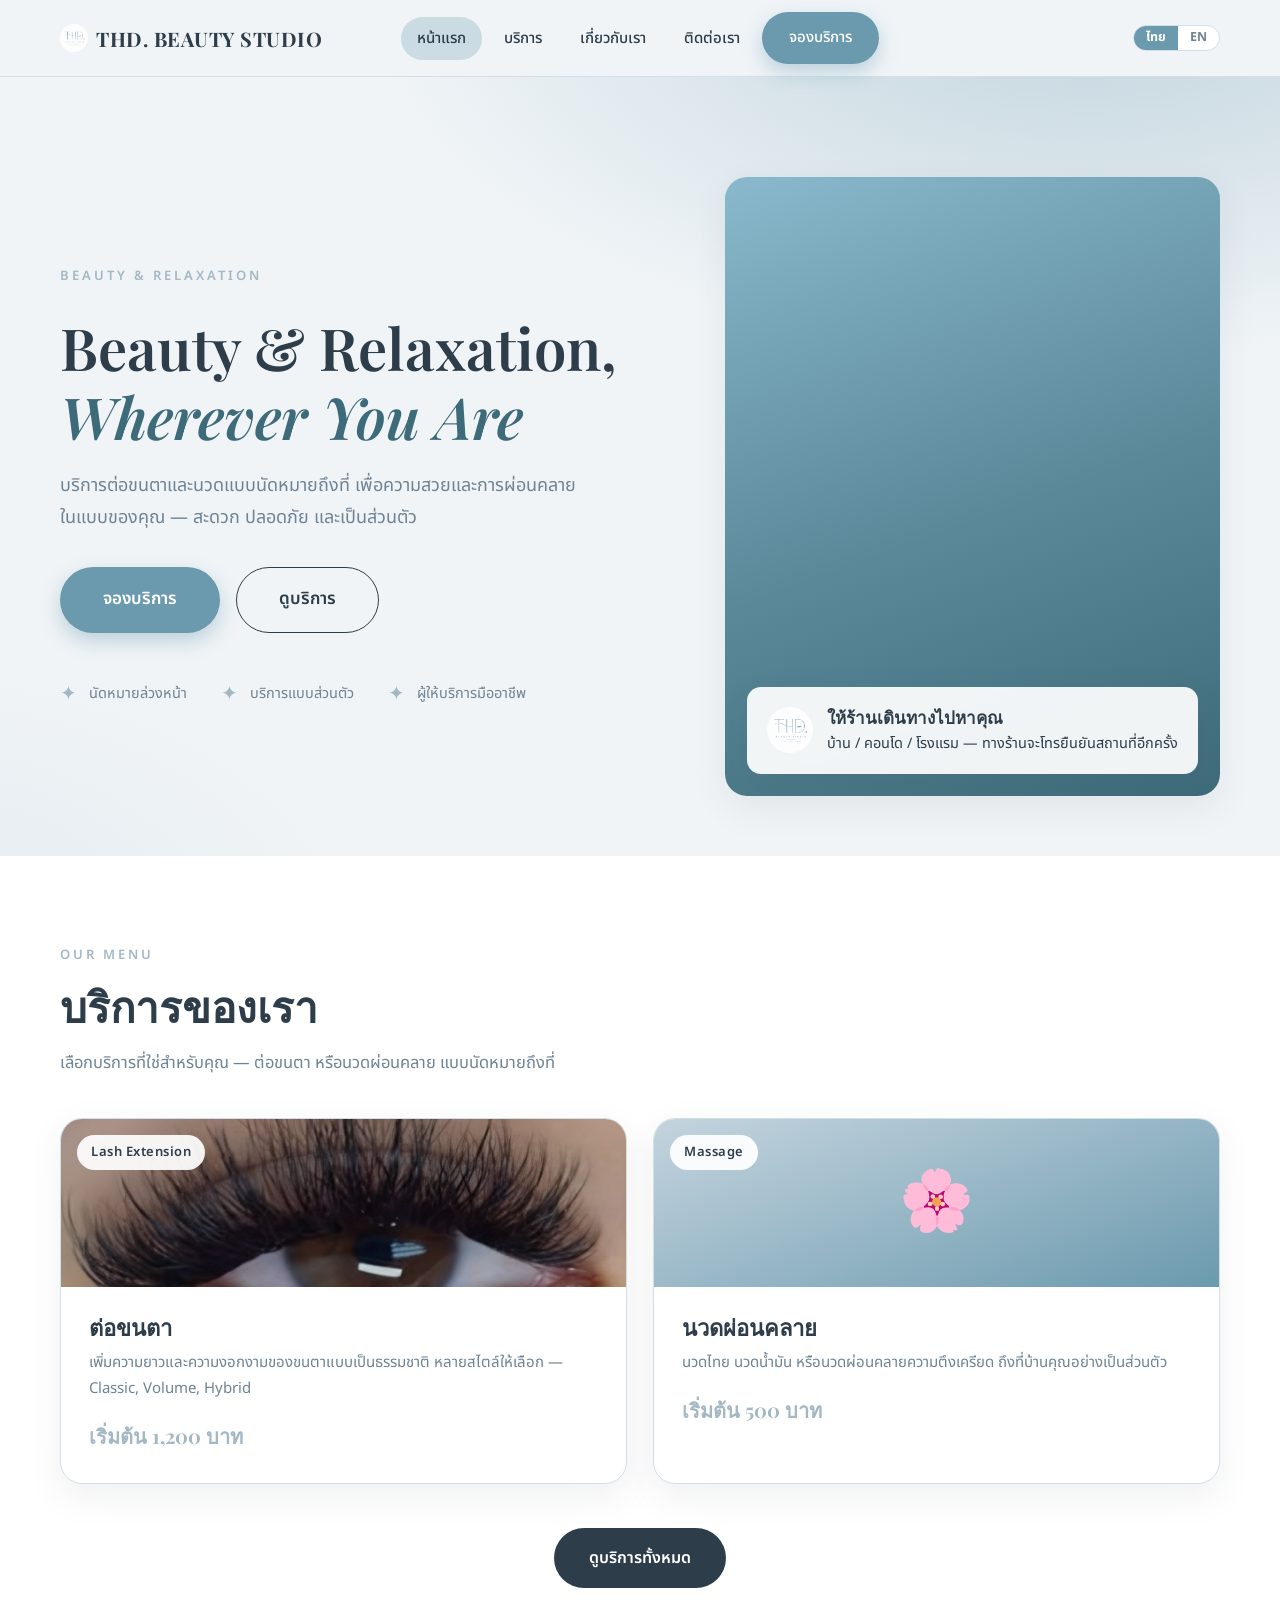
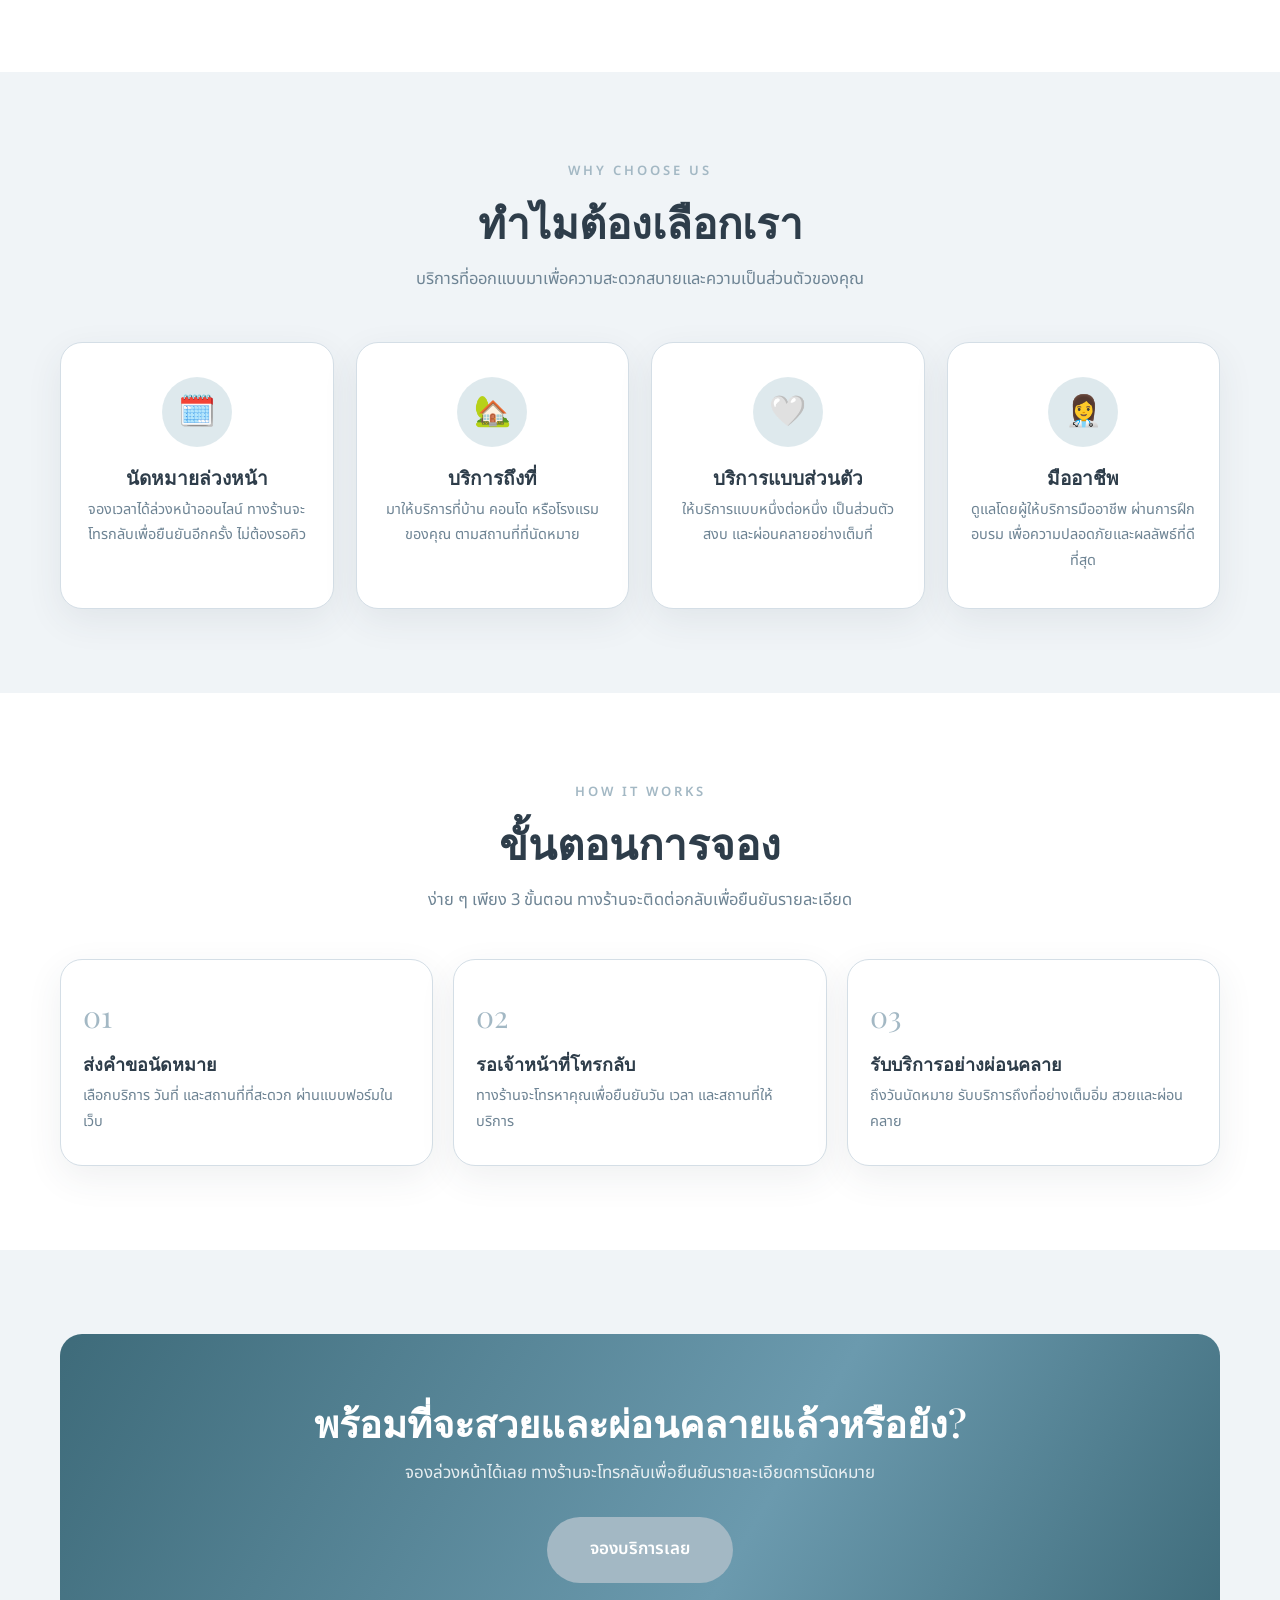
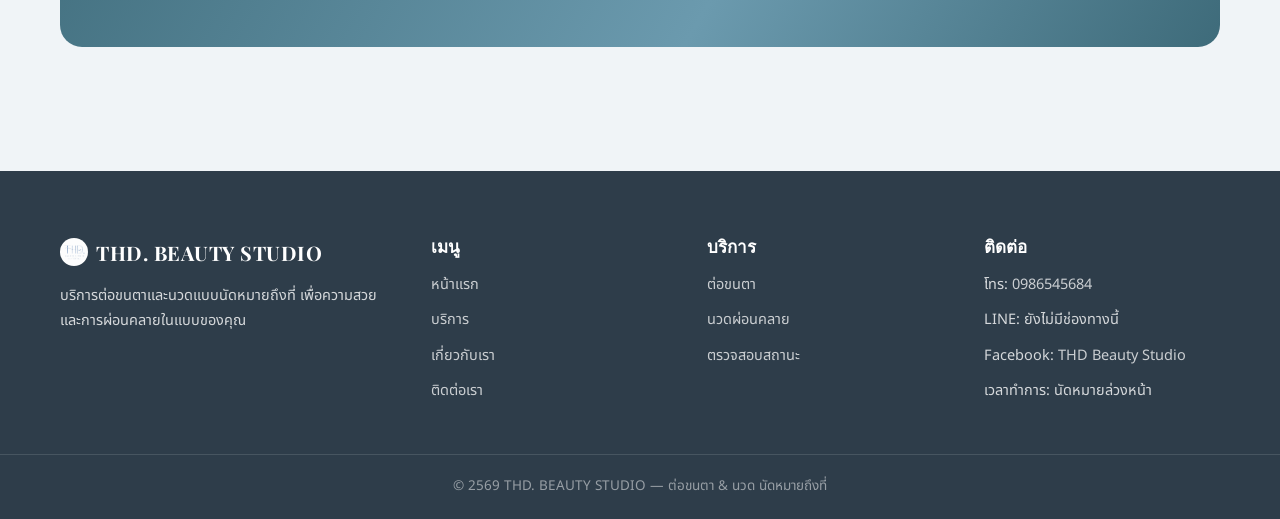
<file: index.html>
<!DOCTYPE html>
<html lang="th">
<head>
<meta charset="UTF-8" />
<meta name="viewport" content="width=device-width, initial-scale=1.0" />
<title>THD. BEAUTY STUDIO | ต่อขนตา & นวด นัดหมายถึงที่ | Beauty & Relaxation, Wherever You Are</title>
<meta name="description" content="บริการต่อขนตาและนวด แบบนัดหมายถึงที่ พร้อมความสวยและการผ่อนคลายในแบบของคุณ จองล่วงหน้าออนไลน์ ทางร้านจะโทรกลับเพื่อยืนยันรายละเอียด" />
<meta name="keywords" content="ต่อขนตา, นวด, นวดไทย, นวดน้ำมัน, lash extension, massage, beauty, relax" />
<meta name="robots" content="index, follow" />
<meta name="theme-color" content="#6B9AAE" />

<!-- Open Graph -->
<meta property="og:type" content="website" />
<meta property="og:locale" content="th_TH" />
<meta property="og:title" content="THD. BEAUTY STUDIO | ต่อขนตา & นวด นัดหมายถึงที่" />
<meta property="og:description" content="บริการต่อขนตาและนวดแบบนัดหมาย เพื่อความสวยและการผ่อนคลายในแบบของคุณ" />
<meta property="og:image" content="https://thanaphat06.github.io/WorkWebsite/assets/img/logo.png" />
<meta property="og:url" content="https://thanaphat06.github.io/WorkWebsite/" />

<!-- Twitter -->
<meta name="twitter:card" content="summary_large_image" />
<meta name="twitter:title" content="THD. BEAUTY STUDIO" />
<meta name="twitter:description" content="บริการต่อขนตาและนวดแบบนัดหมายถึงที่" />

<!-- Favicon -->
<link rel="icon" type="image/png" href="assets/img/logo.png" />

<!-- Fonts -->
<link rel="preconnect" href="https://fonts.googleapis.com" />
<link rel="preconnect" href="https://fonts.gstatic.com" crossorigin />
<link href="https://fonts.googleapis.com/css2?family=Playfair+Display:ital,wght@0,500;0,600;0,700;1,500&family=Noto+Sans+Thai:wght@300;400;500;600;700&display=swap" rel="stylesheet" />

<link rel="stylesheet" href="css/style.css" />

<!-- JSON-LD LocalBusiness -->
<script type="application/ld+json">
{
  "@context": "https://schema.org",
  "@type": "BeautySalon",
  "name": "THD. BEAUTY STUDIO",
  "description": "บริการต่อขนตาและนวดแบบนัดหมายถึงที่",
  "telephone": "0986545684",
  "priceRange": "฿฿",
  "areaServed": "กรุงเทพฯ และปริมณฑล",
  "sameAs": []
}
</script>
</head>
<body>

<!-- Header -->
<header class="header">
  <div class="container nav">
    <a href="index.html" class="logo"><img src="assets/img/logo.png" alt="" class="logo-img" width="28" height="28"><span>THD. BEAUTY STUDIO</span></a>
    <nav>
      <ul class="nav-links" id="navLinks">
        <li><a href="index.html" class="active" data-i18n="nav.home">Home</a></li>
        <li><a href="services.html" data-i18n="nav.menu">Our Menu</a></li>
        <li><a href="about.html" data-i18n="nav.about">About</a></li>
        <li><a href="contact.html" data-i18n="nav.contact">Contact</a></li>
        <li><a href="booking.html" class="btn btn-primary" data-i18n="nav.book">จองบริการ</a></li>
      </ul>
    </nav>
    <div class="nav-ctrls">
      <button class="lang-switch" id="langToggle" aria-label="Switch language / สลับภาษา"><span class="ls-th">ไทย</span><span class="ls-en">EN</span></button>
      <button class="nav-toggle" id="navToggle" aria-label="เมนู">☰</button>
    </div>
  </div>
</header>

<!-- Hero -->
<section class="hero">
  <div class="container hero-grid">
    <div>
      <span class="eyebrow">Beauty &amp; Relaxation</span>
      <h1 class="hero-title">Beauty &amp; Relaxation, <em>Wherever You Are</em></h1>
      <p class="hero-text" data-i18n="index.heroText">บริการต่อขนตาและนวดแบบนัดหมายถึงที่ เพื่อความสวยและการผ่อนคลายในแบบของคุณ — สะดวก ปลอดภัย และเป็นส่วนตัว</p>
      <div class="hero-actions">
        <a href="booking.html" class="btn btn-primary btn-lg" data-i18n="nav.book">จองบริการ</a>
        <a href="services.html" class="btn btn-outline btn-lg" data-i18n="btn.viewServices">ดูบริการ</a>
      </div>
      <div class="hero-trust">
        <div class="hero-trust-item"><span class="icon">✦</span> <span data-i18n="index.trust1">นัดหมายล่วงหน้า</span></div>
        <div class="hero-trust-item"><span class="icon">✦</span> <span data-i18n="index.trust2">บริการแบบส่วนตัว</span></div>
        <div class="hero-trust-item"><span class="icon">✦</span> <span data-i18n="index.trust3">ผู้ให้บริการมืออาชีพ</span></div>
      </div>
    </div>
    <div class="hero-visual">
      <div class="hero-visual-img">
      </div>
      <div class="hero-badge">
        <img src="assets/img/logo.png" alt="" class="hero-badge-icon" />
        <div class="hero-badge-text">
          <strong data-i18n="index.badgeStrong">ให้ร้านเดินทางไปหาคุณ</strong>
          <span data-i18n="index.badgeText">บ้าน / คอนโด / โรงแรม — ทางร้านจะโทรยืนยันสถานที่อีกครั้ง</span>
        </div>
      </div>
    </div>
  </div>
</section>

<!-- Services Preview -->
<section class="section section--white">
  <div class="container">
    <span class="eyebrow">Our Menu</span>
    <h2 class="section-title" data-i18n="index.servicesTitle">บริการของเรา</h2>
    <p class="section-sub" data-i18n="index.servicesSub">เลือกบริการที่ใช่สำหรับคุณ — ต่อขนตา หรือนวดผ่อนคลาย แบบนัดหมายถึงที่</p>

    <div class="service-cards" style="margin-top:40px;">
      <div class="card service-card">
        <div class="service-card-img"><span class="label">Lash Extension</span><img src="assets/img/open-lash.jpeg" alt="ต่อขนตา" loading="lazy"></div>
        <div class="service-card-body">
          <h3 data-i18n="index.lashName">ต่อขนตา</h3>
          <p data-i18n="index.lashDesc">เพิ่มความยาวและความงอกงามของขนตาแบบเป็นธรรมชาติ หลายสไตล์ให้เลือก — Classic, Volume, Hybrid</p>
          <span class="price-tag" data-i18n="index.lashPrice">เริ่มต้น 1,200 บาท</span>
        </div>
      </div>
      <div class="card service-card">
        <div class="service-card-img service-card-img--gold"><span class="label">Massage</span>🌸</div>
        <div class="service-card-body">
          <h3 data-i18n="index.massageName">นวดผ่อนคลาย</h3>
          <p data-i18n="index.massageDesc">นวดไทย นวดน้ำมัน หรือนวดผ่อนคลายความตึงเครียด ถึงที่บ้านคุณอย่างเป็นส่วนตัว</p>
          <span class="price-tag" data-i18n="index.massagePrice">เริ่มต้น 500 บาท</span>
        </div>
      </div>
    </div>

    <div style="text-align:center; margin-top:44px;">
      <a href="services.html" class="btn btn-dark" data-i18n="index.viewAll">ดูบริการทั้งหมด</a>
    </div>
  </div>
</section>

<!-- Why Choose Us -->
<section class="section">
  <div class="container">
    <div style="text-align:center;">
      <span class="eyebrow">Why Choose Us</span>
      <h2 class="section-title" data-i18n="index.whyTitle">ทำไมต้องเลือกเรา</h2>
      <p class="section-sub" style="margin:0 auto;" data-i18n="index.whySub">บริการที่ออกแบบมาเพื่อความสะดวกสบายและความเป็นส่วนตัวของคุณ</p>
    </div>
    <div class="features-grid">
      <div class="card feature">
        <div class="feature-icon">🗓️</div>
        <h3 data-i18n="index.why1Title">นัดหมายล่วงหน้า</h3>
        <p data-i18n="index.why1Desc">จองเวลาได้ล่วงหน้าออนไลน์ ทางร้านจะโทรกลับเพื่อยืนยันอีกครั้ง ไม่ต้องรอคิว</p>
      </div>
      <div class="card feature">
        <div class="feature-icon">🏡</div>
        <h3 data-i18n="index.why2Title">บริการถึงที่</h3>
        <p data-i18n="index.why2Desc">มาให้บริการที่บ้าน คอนโด หรือโรงแรมของคุณ ตามสถานที่ที่นัดหมาย</p>
      </div>
      <div class="card feature">
        <div class="feature-icon">🤍</div>
        <h3 data-i18n="index.why3Title">บริการแบบส่วนตัว</h3>
        <p data-i18n="index.why3Desc">ให้บริการแบบหนึ่งต่อหนึ่ง เป็นส่วนตัว สงบ และผ่อนคลายอย่างเต็มที่</p>
      </div>
      <div class="card feature">
        <div class="feature-icon">👩‍⚕️</div>
        <h3 data-i18n="index.why4Title">มืออาชีพ</h3>
        <p data-i18n="index.why4Desc">ดูแลโดยผู้ให้บริการมืออาชีพ ผ่านการฝึกอบรม เพื่อความปลอดภัยและผลลัพธ์ที่ดีที่สุด</p>
      </div>
    </div>
  </div>
</section>

<!-- How it works -->
<section class="section section--white">
  <div class="container">
    <div style="text-align:center;">
      <span class="eyebrow">How It Works</span>
      <h2 class="section-title" data-i18n="index.howTitle">ขั้นตอนการจอง</h2>
      <p class="section-sub" style="margin:0 auto;" data-i18n="index.howSub">ง่าย ๆ เพียง 3 ขั้นตอน ทางร้านจะติดต่อกลับเพื่อยืนยันรายละเอียด</p>
    </div>
    <div class="steps">
      <div class="card step">
        <h3 data-i18n="index.step1Title">ส่งคำขอนัดหมาย</h3>
        <p data-i18n="index.step1Desc">เลือกบริการ วันที่ และสถานที่ที่สะดวก ผ่านแบบฟอร์มในเว็บ</p>
      </div>
      <div class="card step">
        <h3 data-i18n="index.step2Title">รอเจ้าหน้าที่โทรกลับ</h3>
        <p data-i18n="index.step2Desc">ทางร้านจะโทรหาคุณเพื่อยืนยันวัน เวลา และสถานที่ให้บริการ</p>
      </div>
      <div class="card step">
        <h3 data-i18n="index.step3Title">รับบริการอย่างผ่อนคลาย</h3>
        <p data-i18n="index.step3Desc">ถึงวันนัดหมาย รับบริการถึงที่อย่างเต็มอิ่ม สวยและผ่อนคลาย</p>
      </div>
    </div>
  </div>
</section>

<!-- CTA -->
<section class="section">
  <div class="container">
    <div class="cta">
      <h2 data-i18n="index.ctaTitle">พร้อมที่จะสวยและผ่อนคลายแล้วหรือยัง?</h2>
      <p data-i18n="index.ctaText">จองล่วงหน้าได้เลย ทางร้านจะโทรกลับเพื่อยืนยันรายละเอียดการนัดหมาย</p>
      <a href="booking.html" class="btn btn-gold btn-lg" data-i18n="cta.bookNow">จองบริการเลย</a>
    </div>
  </div>
</section>

<!-- Footer -->
<footer class="footer">
  <div class="container footer-grid">
    <div>
      <a href="index.html" class="logo"><img src="assets/img/logo.png" alt="" class="logo-img" width="28" height="28"><span>THD. BEAUTY STUDIO</span></a>
      <p style="margin-top:14px; font-size:14.5px;" data-i18n="footer.tagline">บริการต่อขนตาและนวดแบบนัดหมายถึงที่ เพื่อความสวยและการผ่อนคลายในแบบของคุณ</p>
    </div>
    <div>
      <h4 data-i18n="footer.menu">เมนู</h4>
      <ul>
        <li><a href="index.html" data-i18n="nav.home">Home</a></li>
        <li><a href="services.html" data-i18n="nav.menu">Our Menu</a></li>
        <li><a href="about.html" data-i18n="nav.about">About</a></li>
        <li><a href="contact.html" data-i18n="nav.contact">Contact</a></li>
      </ul>
    </div>
    <div>
      <h4 data-i18n="footer.servicesHead">บริการ</h4>
      <ul>
        <li><a href="services.html" data-i18n="footer.lash">ต่อขนตา</a></li>
        <li><a href="services.html" data-i18n="footer.massage">นวดผ่อนคลาย</a></li>
        <li><a href="status.html" data-i18n="footer.checkStatus">ตรวจสอบสถานะ</a></li>
      </ul>
    </div>
    <div>
      <h4 data-i18n="footer.contactHead">ติดต่อ</h4>
      <ul>
        <li>โทร: <a href="tel:0986545684">0986545684</a></li>
        <li data-i18n="footer.lineNA">LINE: ยังไม่มีช่องทางนี้</li>
        <li>Facebook: <a href="https://www.facebook.com/people/THD-Beauty-Studio/61593494246633/" target="_blank" rel="noopener">THD Beauty Studio</a></li>
        <li data-i18n="footer.hours">เวลาทำการ: นัดหมายล่วงหน้า</li>
      </ul>
    </div>
  </div>
  <div class="footer-bottom">
    <div class="container">© <span class="year"></span> <span data-i18n="footer.copy">THD. BEAUTY STUDIO — ต่อขนตา &amp; นวด นัดหมายถึงที่</span></div>
  </div>
</footer>

<script src="js/config.js"></script>
<script src="js/i18n.js"></script>
<script src="js/main.js"></script>
</body>
</html>
</file>
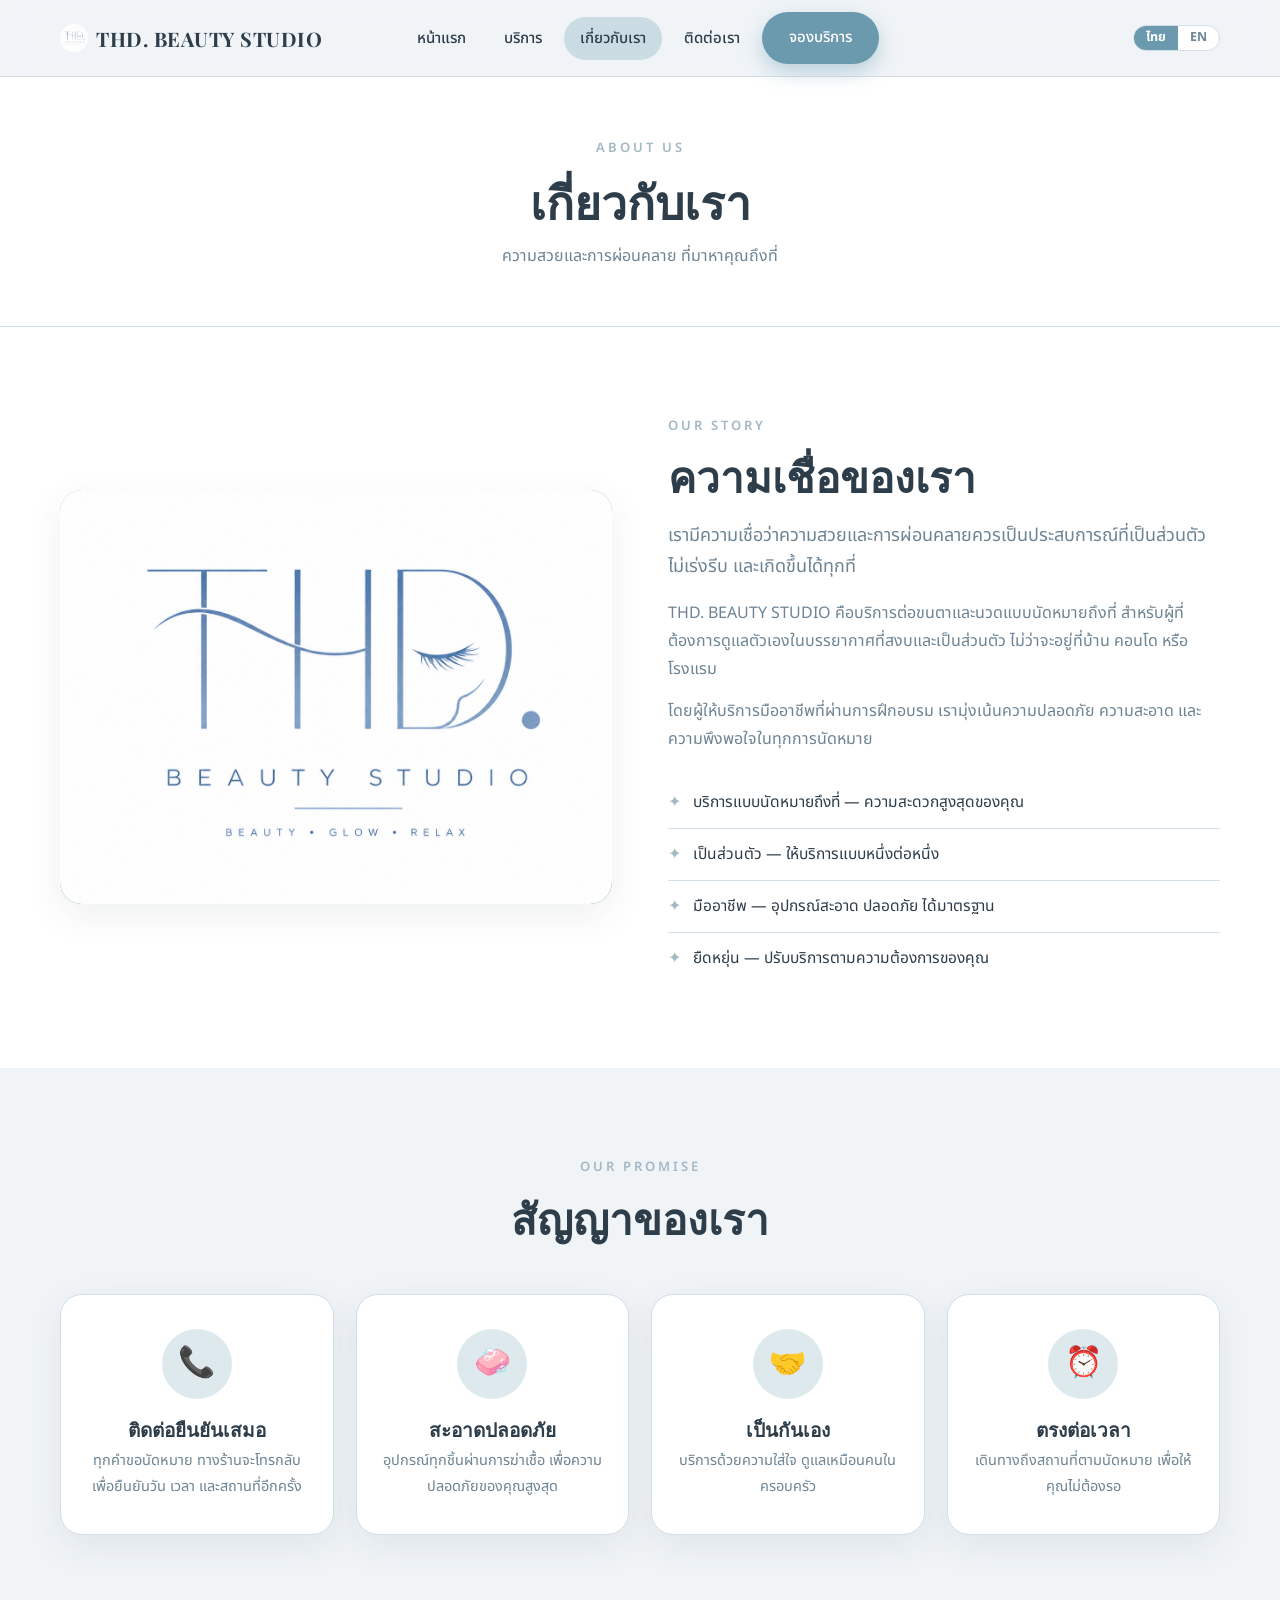
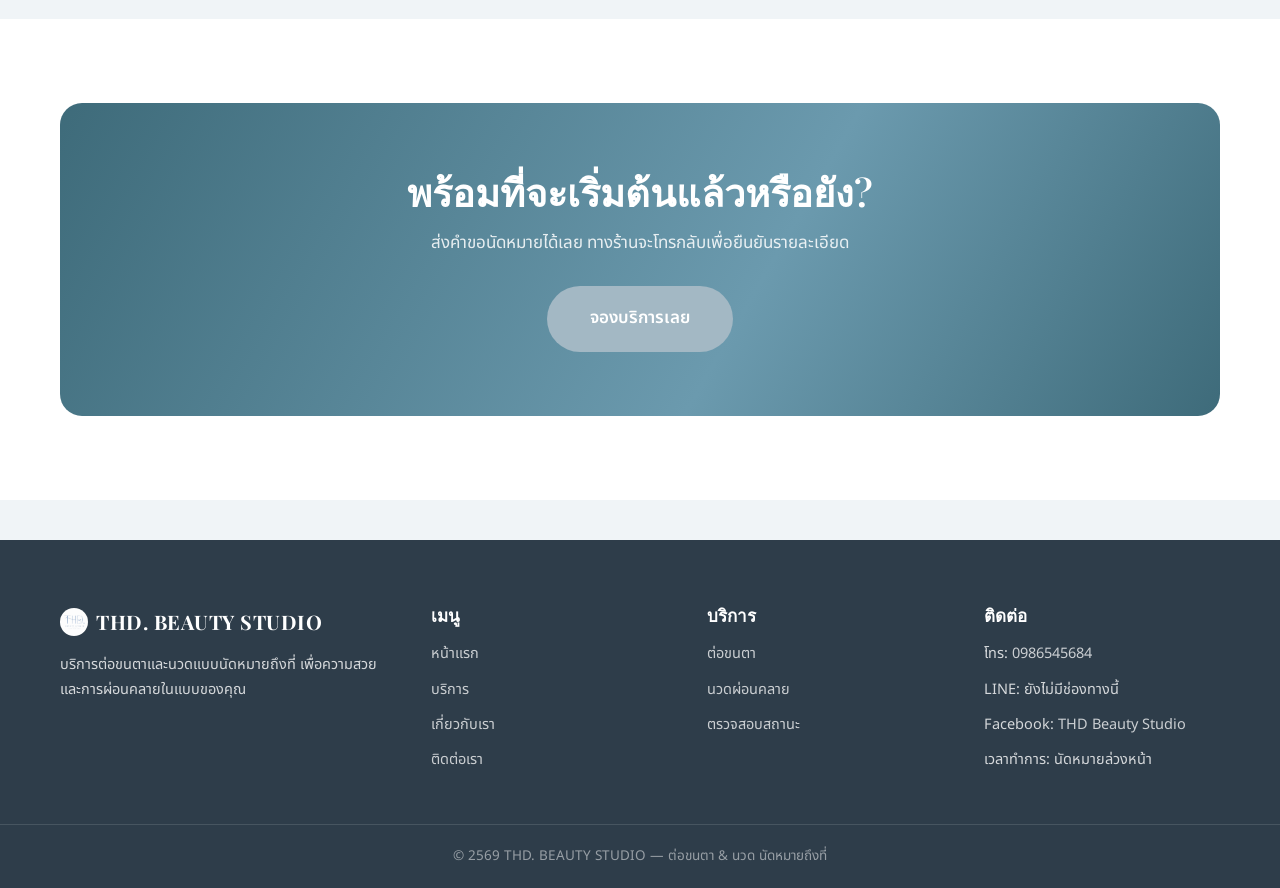
<file: about.html>
<!DOCTYPE html>
<html lang="th">
<head>
<meta charset="UTF-8" />
<meta name="viewport" content="width=device-width, initial-scale=1.0" />
<title>เกี่ยวกับเรา | THD. BEAUTY STUDIO</title>
<meta name="description" content="รู้จักร้าน THD. BEAUTY STUDIO บริการต่อขนตาและนวดแบบนัดหมายถึงที่ โดยผู้ให้บริการมืออาชีพ" />
<meta name="robots" content="index, follow" />
<link rel="icon" type="image/png" href="assets/img/logo.png" />
<link rel="preconnect" href="https://fonts.googleapis.com" />
<link rel="preconnect" href="https://fonts.gstatic.com" crossorigin />
<link href="https://fonts.googleapis.com/css2?family=Playfair+Display:ital,wght@0,500;0,600;0,700;1,500&family=Noto+Sans+Thai:wght@300;400;500;600;700&display=swap" rel="stylesheet" />
<link rel="stylesheet" href="css/style.css" />
</head>
<body>

<header class="header">
  <div class="container nav">
    <a href="index.html" class="logo"><img src="assets/img/logo.png" alt="" class="logo-img" width="28" height="28"><span>THD. BEAUTY STUDIO</span></a>
    <nav>
      <ul class="nav-links" id="navLinks">
        <li><a href="index.html" data-i18n="nav.home">Home</a></li>
        <li><a href="services.html" data-i18n="nav.menu">Our Menu</a></li>
        <li><a href="about.html" class="active" data-i18n="nav.about">About</a></li>
        <li><a href="contact.html" data-i18n="nav.contact">Contact</a></li>
        <li><a href="booking.html" class="btn btn-primary" data-i18n="nav.book">จองบริการ</a></li>
      </ul>
    </nav>
    <div class="nav-ctrls">
      <button class="lang-switch" id="langToggle" aria-label="Switch language / สลับภาษา"><span class="ls-th">ไทย</span><span class="ls-en">EN</span></button>
      <button class="nav-toggle" id="navToggle" aria-label="เมนู">☰</button>
    </div>
  </div>
</header>

<section class="page-head">
  <div class="container">
    <span class="eyebrow">About Us</span>
    <h1 data-i18n="about.title">เกี่ยวกับเรา</h1>
    <p data-i18n="about.sub">ความสวยและการผ่อนคลาย ที่มาหาคุณถึงที่</p>
  </div>
</section>

<section class="section section--white">
  <div class="container about-grid">
    <div class="about-visual"><img src="assets/img/logo.png" alt="THD. BEAUTY STUDIO"></div>
    <div>
      <span class="eyebrow">Our Story</span>
      <h2 class="section-title" data-i18n="about.storyTitle">ความเชื่อของเรา</h2>
      <p class="lead" style="margin-bottom:16px;" data-i18n="about.lead">เรามีความเชื่อว่าความสวยและการผ่อนคลายควรเป็นประสบการณ์ที่เป็นส่วนตัว ไม่เร่งรีบ และเกิดขึ้นได้ทุกที่</p>
      <p style="color:var(--muted); margin-bottom:14px;" data-i18n="about.p1">THD. BEAUTY STUDIO คือบริการต่อขนตาและนวดแบบนัดหมายถึงที่ สำหรับผู้ที่ต้องการดูแลตัวเองในบรรยากาศที่สงบและเป็นส่วนตัว ไม่ว่าจะอยู่ที่บ้าน คอนโด หรือโรงแรม</p>
      <p style="color:var(--muted);" data-i18n="about.p2">โดยผู้ให้บริการมืออาชีพที่ผ่านการฝึกอบรม เรามุ่งเน้นความปลอดภัย ความสะอาด และความพึงพอใจในทุกการนัดหมาย</p>
      <ul class="value-list">
        <li><span class="icon">✦</span> <span data-i18n="about.val1">บริการแบบนัดหมายถึงที่ — ความสะดวกสูงสุดของคุณ</span></li>
        <li><span class="icon">✦</span> <span data-i18n="about.val2">เป็นส่วนตัว — ให้บริการแบบหนึ่งต่อหนึ่ง</span></li>
        <li><span class="icon">✦</span> <span data-i18n="about.val3">มืออาชีพ — อุปกรณ์สะอาด ปลอดภัย ได้มาตรฐาน</span></li>
        <li><span class="icon">✦</span> <span data-i18n="about.val4">ยืดหยุ่น — ปรับบริการตามความต้องการของคุณ</span></li>
      </ul>
    </div>
  </div>
</section>

<section class="section">
  <div class="container">
    <div style="text-align:center;">
      <span class="eyebrow">Our Promise</span>
      <h2 class="section-title" data-i18n="about.promiseTitle">สัญญาของเรา</h2>
    </div>
    <div class="features-grid">
      <div class="card feature">
        <div class="feature-icon">📞</div>
        <h3 data-i18n="about.pr1Title">ติดต่อยืนยันเสมอ</h3>
        <p data-i18n="about.pr1Desc">ทุกคำขอนัดหมาย ทางร้านจะโทรกลับเพื่อยืนยันวัน เวลา และสถานที่อีกครั้ง</p>
      </div>
      <div class="card feature">
        <div class="feature-icon">🧼</div>
        <h3 data-i18n="about.pr2Title">สะอาดปลอดภัย</h3>
        <p data-i18n="about.pr2Desc">อุปกรณ์ทุกชิ้นผ่านการฆ่าเชื้อ เพื่อความปลอดภัยของคุณสูงสุด</p>
      </div>
      <div class="card feature">
        <div class="feature-icon">🤝</div>
        <h3 data-i18n="about.pr3Title">เป็นกันเอง</h3>
        <p data-i18n="about.pr3Desc">บริการด้วยความใส่ใจ ดูแลเหมือนคนในครอบครัว</p>
      </div>
      <div class="card feature">
        <div class="feature-icon">⏰</div>
        <h3 data-i18n="about.pr4Title">ตรงต่อเวลา</h3>
        <p data-i18n="about.pr4Desc">เดินทางถึงสถานที่ตามนัดหมาย เพื่อให้คุณไม่ต้องรอ</p>
      </div>
    </div>
  </div>
</section>

<section class="section section--white">
  <div class="container">
    <div class="cta">
      <h2 data-i18n="about.ctaTitle">พร้อมที่จะเริ่มต้นแล้วหรือยัง?</h2>
      <p data-i18n="about.ctaText">ส่งคำขอนัดหมายได้เลย ทางร้านจะโทรกลับเพื่อยืนยันรายละเอียด</p>
      <a href="booking.html" class="btn btn-gold btn-lg" data-i18n="cta.bookNow">จองบริการเลย</a>
    </div>
  </div>
</section>

<footer class="footer">
  <div class="container footer-grid">
    <div>
      <a href="index.html" class="logo"><img src="assets/img/logo.png" alt="" class="logo-img" width="28" height="28"><span>THD. BEAUTY STUDIO</span></a>
      <p style="margin-top:14px; font-size:14.5px;" data-i18n="footer.tagline">บริการต่อขนตาและนวดแบบนัดหมายถึงที่ เพื่อความสวยและการผ่อนคลายในแบบของคุณ</p>
    </div>
    <div>
      <h4 data-i18n="footer.menu">เมนู</h4>
      <ul>
        <li><a href="index.html" data-i18n="nav.home">Home</a></li>
        <li><a href="services.html" data-i18n="nav.menu">Our Menu</a></li>
        <li><a href="about.html" data-i18n="nav.about">About</a></li>
        <li><a href="contact.html" data-i18n="nav.contact">Contact</a></li>
      </ul>
    </div>
    <div>
      <h4 data-i18n="footer.servicesHead">บริการ</h4>
      <ul>
        <li><a href="services.html" data-i18n="footer.lash">ต่อขนตา</a></li>
        <li><a href="services.html" data-i18n="footer.massage">นวดผ่อนคลาย</a></li>
        <li><a href="status.html" data-i18n="footer.checkStatus">ตรวจสอบสถานะ</a></li>
      </ul>
    </div>
    <div>
      <h4 data-i18n="footer.contactHead">ติดต่อ</h4>
      <ul>
        <li>โทร: <a href="tel:0986545684">0986545684</a></li>
        <li data-i18n="footer.lineNA">LINE: ยังไม่มีช่องทางนี้</li>
        <li>Facebook: <a href="https://www.facebook.com/people/THD-Beauty-Studio/61593494246633/" target="_blank" rel="noopener">THD Beauty Studio</a></li>
        <li data-i18n="footer.hours">เวลาทำการ: นัดหมายล่วงหน้า</li>
      </ul>
    </div>
  </div>
  <div class="footer-bottom">
    <div class="container">© <span class="year"></span> <span data-i18n="footer.copy">THD. BEAUTY STUDIO — ต่อขนตา &amp; นวด นัดหมายถึงที่</span></div>
  </div>
</footer>

<script src="js/config.js"></script>
<script src="js/i18n.js"></script>
<script src="js/main.js"></script>
</body>
</html>
</file>
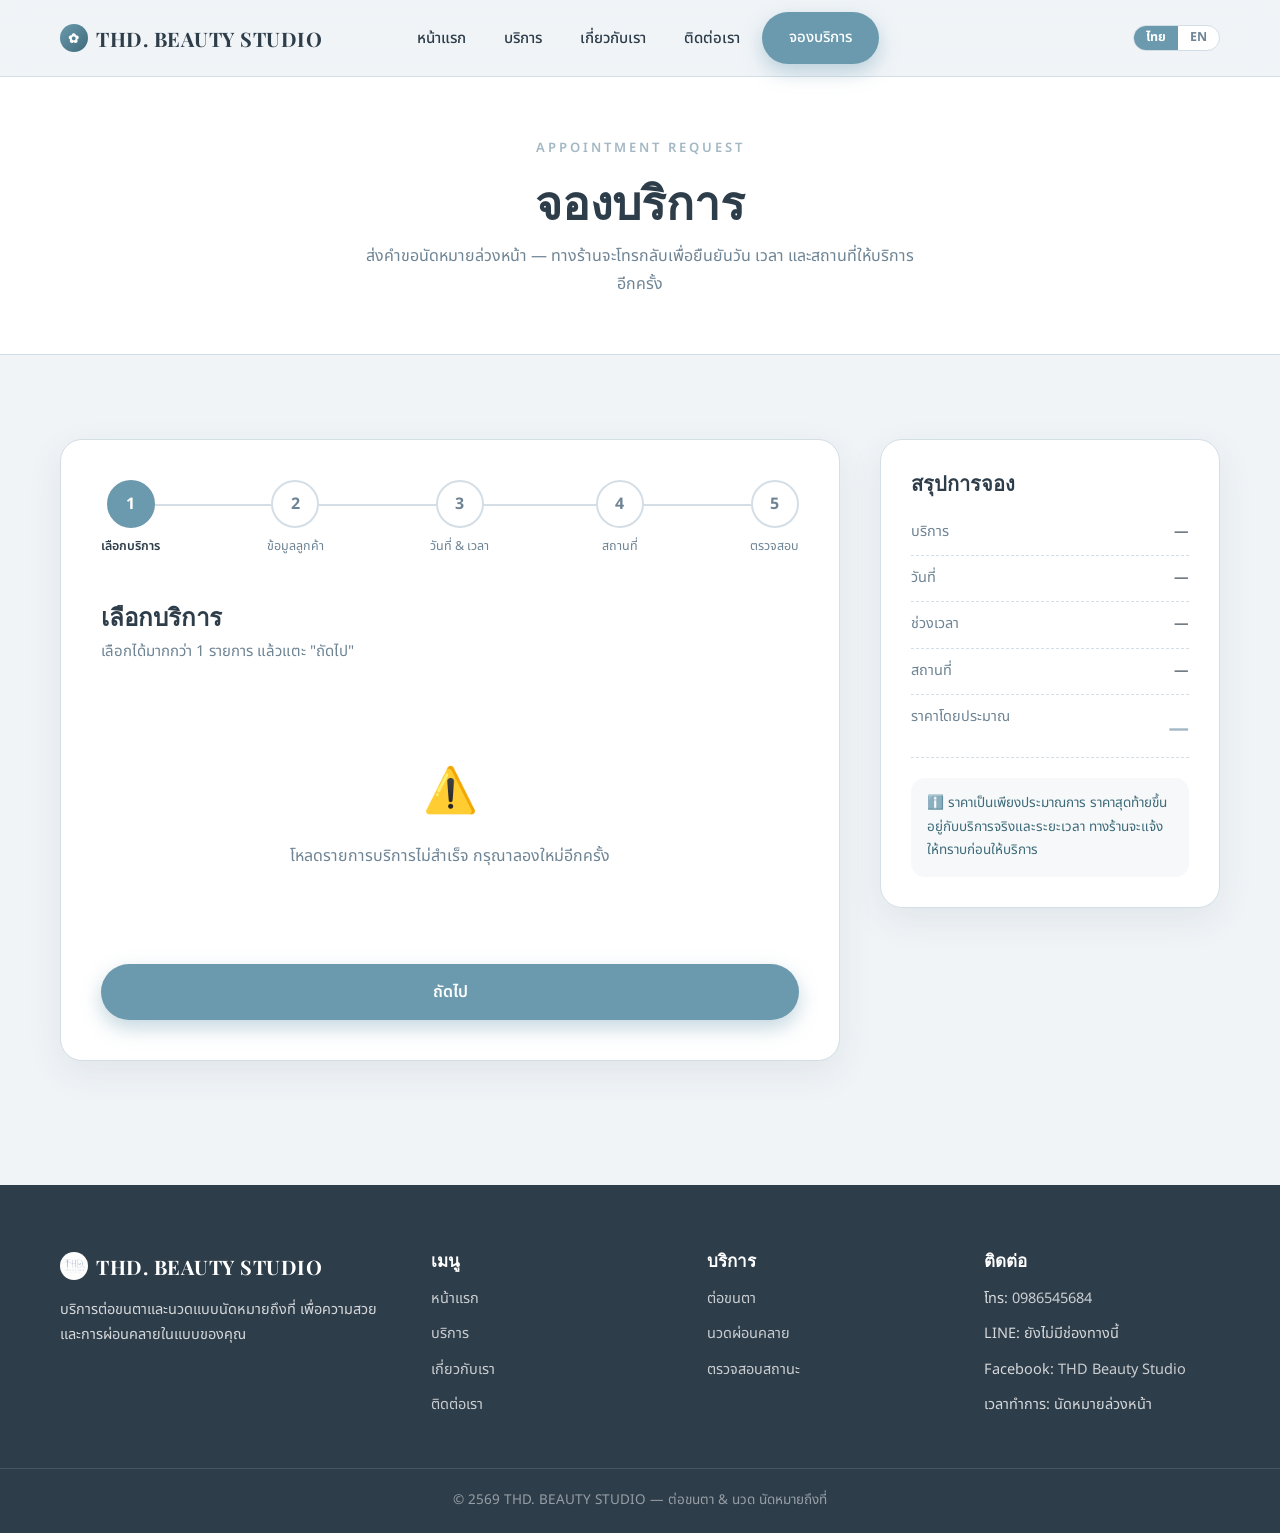
<file: booking.html>
<!DOCTYPE html>
<html lang="th">
<head>
<meta charset="UTF-8" />
<meta name="viewport" content="width=device-width, initial-scale=1.0" />
<title>จองบริการ | THD. BEAUTY STUDIO — ต่อขนตา &amp; นวด</title>
<meta name="description" content="ส่งคำขอนัดหมายล่วงหน้า เลือกบริการ วันที่ เวลา และสถานที่ที่สะดวก ทางร้านจะโทรกลับเพื่อยืนยันรายละเอียด" />
<meta name="robots" content="index, follow" />
<link rel="icon" type="image/png" href="assets/img/logo.png" />
<link rel="preconnect" href="https://fonts.googleapis.com" />
<link rel="preconnect" href="https://fonts.gstatic.com" crossorigin />
<link href="https://fonts.googleapis.com/css2?family=Playfair+Display:ital,wght@0,500;0,600;0,700;1,500&family=Noto+Sans+Thai:wght@300;400;500;600;700&display=swap" rel="stylesheet" />
<link rel="stylesheet" href="css/style.css" />
</head>
<body>

<header class="header">
  <div class="container nav">
    <a href="index.html" class="logo"><span class="logo-mark">✿</span><span>THD. BEAUTY STUDIO</span></a>
    <nav>
      <ul class="nav-links" id="navLinks">
        <li><a href="index.html" data-i18n="nav.home">Home</a></li>
        <li><a href="services.html" data-i18n="nav.menu">Our Menu</a></li>
        <li><a href="about.html" data-i18n="nav.about">About</a></li>
        <li><a href="contact.html" data-i18n="nav.contact">Contact</a></li>
        <li><a href="booking.html" class="btn btn-primary" data-i18n="nav.book">จองบริการ</a></li>
      </ul>
    </nav>
    <div class="nav-ctrls">
      <button class="lang-switch" id="langToggle" aria-label="Switch language / สลับภาษา"><span class="ls-th">ไทย</span><span class="ls-en">EN</span></button>
      <button class="nav-toggle" id="navToggle" aria-label="เมนู">☰</button>
    </div>
  </div>
</header>

<section class="page-head">
  <div class="container">
    <span class="eyebrow">Appointment Request</span>
    <h1 data-i18n="booking.title">จองบริการ</h1>
    <p data-i18n="booking.sub">ส่งคำขอนัดหมายล่วงหน้า — ทางร้านจะโทรกลับเพื่อยืนยันวัน เวลา และสถานที่ให้บริการอีกครั้ง</p>
  </div>
</section>

<section class="section">
  <div class="container booking-wrap">

    <!-- ========== ฟอร์มจอง ========== -->
    <div class="card booking-card">
      <!-- ตัวบอกขั้นตอน -->
      <div class="steps-indicator" id="stepsIndicator" data-step="1">
        <div class="step-dot active" data-dot="1"><div class="dot">1</div><span data-i18n="booking.stepService">เลือกบริการ</span></div>
        <div class="step-dot" data-dot="2"><div class="dot">2</div><span data-i18n="booking.stepCustomer">ข้อมูลลูกค้า</span></div>
        <div class="step-dot" data-dot="3"><div class="dot">3</div><span data-i18n="booking.stepDate">วันที่ &amp; เวลา</span></div>
        <div class="step-dot" data-dot="4"><div class="dot">4</div><span data-i18n="booking.stepLocation">สถานที่</span></div>
        <div class="step-dot" data-dot="5"><div class="dot">5</div><span data-i18n="booking.stepReview">ตรวจสอบ</span></div>
      </div>

      <!-- ขั้น 1: เลือกบริการ -->
      <div class="form-step" id="step1">
        <h2 class="step-title" data-i18n="booking.stepService">เลือกบริการ</h2>
        <p class="step-desc" data-i18n="booking.s1Desc">เลือกได้มากกว่า 1 รายการ แล้วแตะ "ถัดไป"</p>
        <div id="serviceList"><div class="loader"><div class="spinner"></div><span data-i18n="booking.loading">กำลังโหลดรายการบริการ...</span></div></div>
        <div class="form-nav">
          <button class="btn btn-primary btn-block" data-next="2" data-i18n="booking.next">ถัดไป</button>
        </div>
      </div>

      <!-- ขั้น 2: ข้อมูลลูกค้า -->
      <div class="form-step" id="step2" style="display:none;">
        <h2 class="step-title" data-i18n="booking.s2Title">ข้อมูลลูกค้า</h2>
        <p class="step-desc" data-i18n="booking.s2Desc">ทางร้านจะใช้ข้อมูลนี้เพื่อติดต่อยืนยันการนัดหมาย</p>
        <div class="form-group">
          <label for="bName"><span data-i18n="booking.name">ชื่อ-นามสกุล</span> <span class="req">*</span></label>
          <input type="text" id="bName" placeholder="เช่น ณัฐกานต์ วงศ์สกุล" data-i18n-placeholder="booking.namePh" />
        </div>
        <div class="form-row">
          <div class="form-group">
            <label for="bPhone"><span data-i18n="booking.phone">เบอร์โทรศัพท์</span> <span class="req">*</span></label>
            <input type="tel" id="bPhone" placeholder="เช่น 081-234-5678" data-i18n-placeholder="booking.phonePh" maxlength="10" />
          </div>
          <div class="form-group">
            <label for="bLine" data-i18n="booking.lineOpt">LINE ID</label>
            <input type="text" id="bLine" placeholder="เช่น beautyqueen" data-i18n-placeholder="booking.linePh" />
          </div>
        </div>
        <div class="form-nav">
          <button class="btn btn-outline" data-back="1" data-i18n="booking.back">ย้อนกลับ</button>
          <button class="btn btn-primary" data-next="3" data-i18n="booking.next">ถัดไป</button>
        </div>
      </div>

      <!-- ขั้น 3: วันที่และเวลา -->
      <div class="form-step" id="step3" style="display:none;">
        <h2 class="step-title" data-i18n="booking.s3Title">วันที่และเวลาที่สะดวก</h2>
        <p class="step-desc" data-i18n="booking.s3Desc">เลือกช่วงเวลาที่คุณสะดวก ทางร้านจะโทรยืนยันเวลาที่แน่นอนอีกครั้ง</p>
        <div class="form-group">
          <label for="bDate"><span data-i18n="booking.dateLabel">วันที่ต้องการใช้บริการ</span> <span class="req">*</span></label>
          <input type="date" id="bDate" />
        </div>
        <div class="form-group">
          <label><span data-i18n="booking.timeLabel">ช่วงเวลาที่สะดวก</span> <span class="req">*</span></label>
          <div class="slots" id="timeSlots"></div>
        </div>
        <div class="form-nav">
          <button class="btn btn-outline" data-back="2" data-i18n="booking.back">ย้อนกลับ</button>
          <button class="btn btn-primary" data-next="4" data-i18n="booking.next">ถัดไป</button>
        </div>
      </div>

      <!-- ขั้น 4: สถานที่ให้บริการ -->
      <div class="form-step" id="step4" style="display:none;">
        <h2 class="step-title" data-i18n="booking.s4Title">สถานที่ให้บริการ</h2>
        <p class="step-desc" data-i18n="booking.s4Desc">ร้านของเราไม่มีหน้าร้านถาวร — เลือกได้ว่าต้องการให้บริการที่ไหน</p>

        <div class="loc-opt" data-loc="home">
          <div class="loc-head"><span class="loc-radio"></span> <span data-i18n="booking.locHomeHead">ให้ร้านไปหาฉัน</span></div>
          <p class="loc-desc" data-i18n="booking.locHomeDesc">ทางร้านจะเดินทางไปให้บริการที่บ้าน คอนโด หรือโรงแรมของคุณ</p>
          <div class="loc-fields">
            <div class="form-row">
              <div class="form-group">
                <label><span data-i18n="booking.locTypeLabel">ประเภทสถานที่</span> <span class="req">*</span></label>
                <select id="bLocType">
                  <option value="" data-i18n="booking.locTypePick">— เลือก —</option>
                  <option value="บ้าน" data-i18n="booking.locHome">บ้าน</option>
                  <option value="คอนโด" data-i18n="booking.locCondo">คอนโด</option>
                  <option value="โรงแรม" data-i18n="booking.locHotel">โรงแรม</option>
                  <option value="อื่น ๆ" data-i18n="booking.locOther">อื่น ๆ</option>
                </select>
              </div>
              <div class="form-group">
                <label data-i18n="booking.peopleLabel">จำนวนผู้ใช้บริการ</label>
                <input type="number" id="bPeople" min="1" value="1" />
              </div>
            </div>
            <div class="form-group">
              <label><span data-i18n="booking.addrLabel">ที่อยู่ / เลขห้อง</span> <span class="req">*</span></label>
              <input type="text" id="bAddress" placeholder="เช่น คอนโด The XXX ชั้น 10 ห้อง 1001, ถ.สุขุมวิท..." data-i18n-placeholder="booking.addrPh" />
            </div>
            <div class="form-group">
              <label data-i18n="booking.locDetailLabel">รายละเอียดสถานที่</label>
              <input type="text" id="bLocDetail" placeholder="เช่น ป้อมยามคอนโด ฝั่งประตูหลัง / ลิฟต์ฝั่งขวา" data-i18n-placeholder="booking.locDetailPh" />
            </div>
          </div>
        </div>

        <div class="loc-opt" data-loc="place">
          <div class="loc-head"><span class="loc-radio"></span> <span data-i18n="booking.locPlaceHead">ไปใช้บริการที่สถานที่นัดหมาย</span></div>
          <p class="loc-desc" data-i18n="booking.locPlaceDesc">ทางร้านจะโทรกลับเพื่อแจ้งสถานที่นัดหมายและยืนยันรายละเอียดอีกครั้ง</p>
        </div>

        <div class="form-nav">
          <button class="btn btn-outline" data-back="3" data-i18n="booking.back">ย้อนกลับ</button>
          <button class="btn btn-primary" data-next="5" data-i18n="booking.next">ถัดไป</button>
        </div>
      </div>

      <!-- ขั้น 5: ตรวจสอบ -->
      <div class="form-step" id="step5" style="display:none;">
        <h2 class="step-title" data-i18n="booking.s5Title">ตรวจสอบข้อมูล</h2>
        <p class="step-desc" data-i18n="booking.s5Desc">ตรวจสอบความถูกต้องอีกครั้งก่อนส่งคำขอนัดหมาย</p>
        <ul class="review-list" id="reviewList"></ul>
        <div class="form-nav">
          <button class="btn btn-outline" data-back="4" data-i18n="booking.back">ย้อนกลับ</button>
          <button class="btn btn-gold btn-lg" id="btnSubmit" type="button" data-i18n="booking.submit">ส่งคำขอนัดหมาย</button>
        </div>
      </div>

      <!-- ผลลัพธ์ -->
      <div class="form-step" id="stepDone" style="display:none;">
        <div class="success">
          <div class="success-icon">✓</div>
          <h2 data-i18n="booking.doneTitle">ส่งคำขอนัดหมายเรียบร้อยแล้ว</h2>
          <p style="color:var(--muted);" data-i18n="booking.doneText">ขอบคุณสำหรับการใช้บริการ ทางร้านจะโทรกลับเพื่อยืนยันวัน เวลา และสถานที่ให้บริการ</p>
          <div class="ref" id="refCode">BK-000000</div>
          <p style="color:var(--muted); font-size:14px;" data-i18n="booking.saveRef">โปรดบันทึกรหัสอ้างอิงไว้ใช้ตรวจสอบสถานะ</p>
          <div style="margin-top:8px;"><span class="status-badge status-pending" data-i18n="st.pending">รอยืนยัน</span></div>
          <div class="form-nav" style="justify-content:center;">
            <a href="status.html" class="btn btn-outline" data-i18n="booking.goStatus">ตรวจสอบสถานะ</a>
            <a href="index.html" class="btn btn-primary" data-i18n="booking.goHome">กลับหน้าหลัก</a>
          </div>
        </div>
      </div>
    </div>

    <!-- ========== สรุปด้านข้าง ========== -->
    <aside class="booking-side">
      <div class="card side-summary">
        <h3 style="font-size:20px; margin-bottom:14px;" data-i18n="booking.summaryTitle">สรุปการจอง</h3>
        <div id="sideServices" class="ss-row"><span class="ss-label" data-i18n="booking.sumService">บริการ</span><span>—</span></div>
        <div class="ss-row"><span class="ss-label" data-i18n="booking.sumDate">วันที่</span><span id="sideDate">—</span></div>
        <div class="ss-row"><span class="ss-label" data-i18n="booking.sumTime">ช่วงเวลา</span><span id="sideTime">—</span></div>
        <div class="ss-row"><span class="ss-label" data-i18n="booking.sumLocation">สถานที่</span><span id="sideLoc">—</span></div>
        <div class="ss-row"><span class="ss-label" data-i18n="booking.sumEst">ราคาโดยประมาณ</span><span class="ss-total" id="sideTotal">—</span></div>
        <div class="side-hint" data-i18n="booking.sumHint">ℹ️ ราคาเป็นเพียงประมาณการ ราคาสุดท้ายขึ้นอยู่กับบริการจริงและระยะเวลา ทางร้านจะแจ้งให้ทราบก่อนให้บริการ</div>
      </div>
    </aside>

  </div>
</section>

<footer class="footer">
  <div class="container footer-grid">
    <div>
      <a href="index.html" class="logo"><img src="assets/img/logo.png" alt="" class="logo-img" width="28" height="28"><span>THD. BEAUTY STUDIO</span></a>
      <p style="margin-top:14px; font-size:14.5px;" data-i18n="footer.tagline">บริการต่อขนตาและนวดแบบนัดหมายถึงที่ เพื่อความสวยและการผ่อนคลายในแบบของคุณ</p>
    </div>
    <div>
      <h4 data-i18n="footer.menu">เมนู</h4>
      <ul>
        <li><a href="index.html" data-i18n="nav.home">Home</a></li>
        <li><a href="services.html" data-i18n="nav.menu">Our Menu</a></li>
        <li><a href="about.html" data-i18n="nav.about">About</a></li>
        <li><a href="contact.html" data-i18n="nav.contact">Contact</a></li>
      </ul>
    </div>
    <div>
      <h4 data-i18n="footer.servicesHead">บริการ</h4>
      <ul>
        <li><a href="services.html" data-i18n="footer.lash">ต่อขนตา</a></li>
        <li><a href="services.html" data-i18n="footer.massage">นวดผ่อนคลาย</a></li>
        <li><a href="status.html" data-i18n="footer.checkStatus">ตรวจสอบสถานะ</a></li>
      </ul>
    </div>
    <div>
      <h4 data-i18n="footer.contactHead">ติดต่อ</h4>
      <ul>
        <li>โทร: <a href="tel:0986545684">0986545684</a></li>
        <li data-i18n="footer.lineNA">LINE: ยังไม่มีช่องทางนี้</li>
        <li>Facebook: <a href="https://www.facebook.com/people/THD-Beauty-Studio/61593494246633/" target="_blank" rel="noopener">THD Beauty Studio</a></li>
        <li data-i18n="footer.hours">เวลาทำการ: นัดหมายล่วงหน้า</li>
      </ul>
    </div>
  </div>
  <div class="footer-bottom">
    <div class="container">© <span class="year"></span> <span data-i18n="footer.copy">THD. BEAUTY STUDIO — ต่อขนตา &amp; นวด นัดหมายถึงที่</span></div>
  </div>
</footer>

<script src="js/config.js"></script>
<script src="js/i18n.js"></script>
<script src="js/main.js"></script>
<script src="js/booking.js"></script>
</body>
</html>
</file>
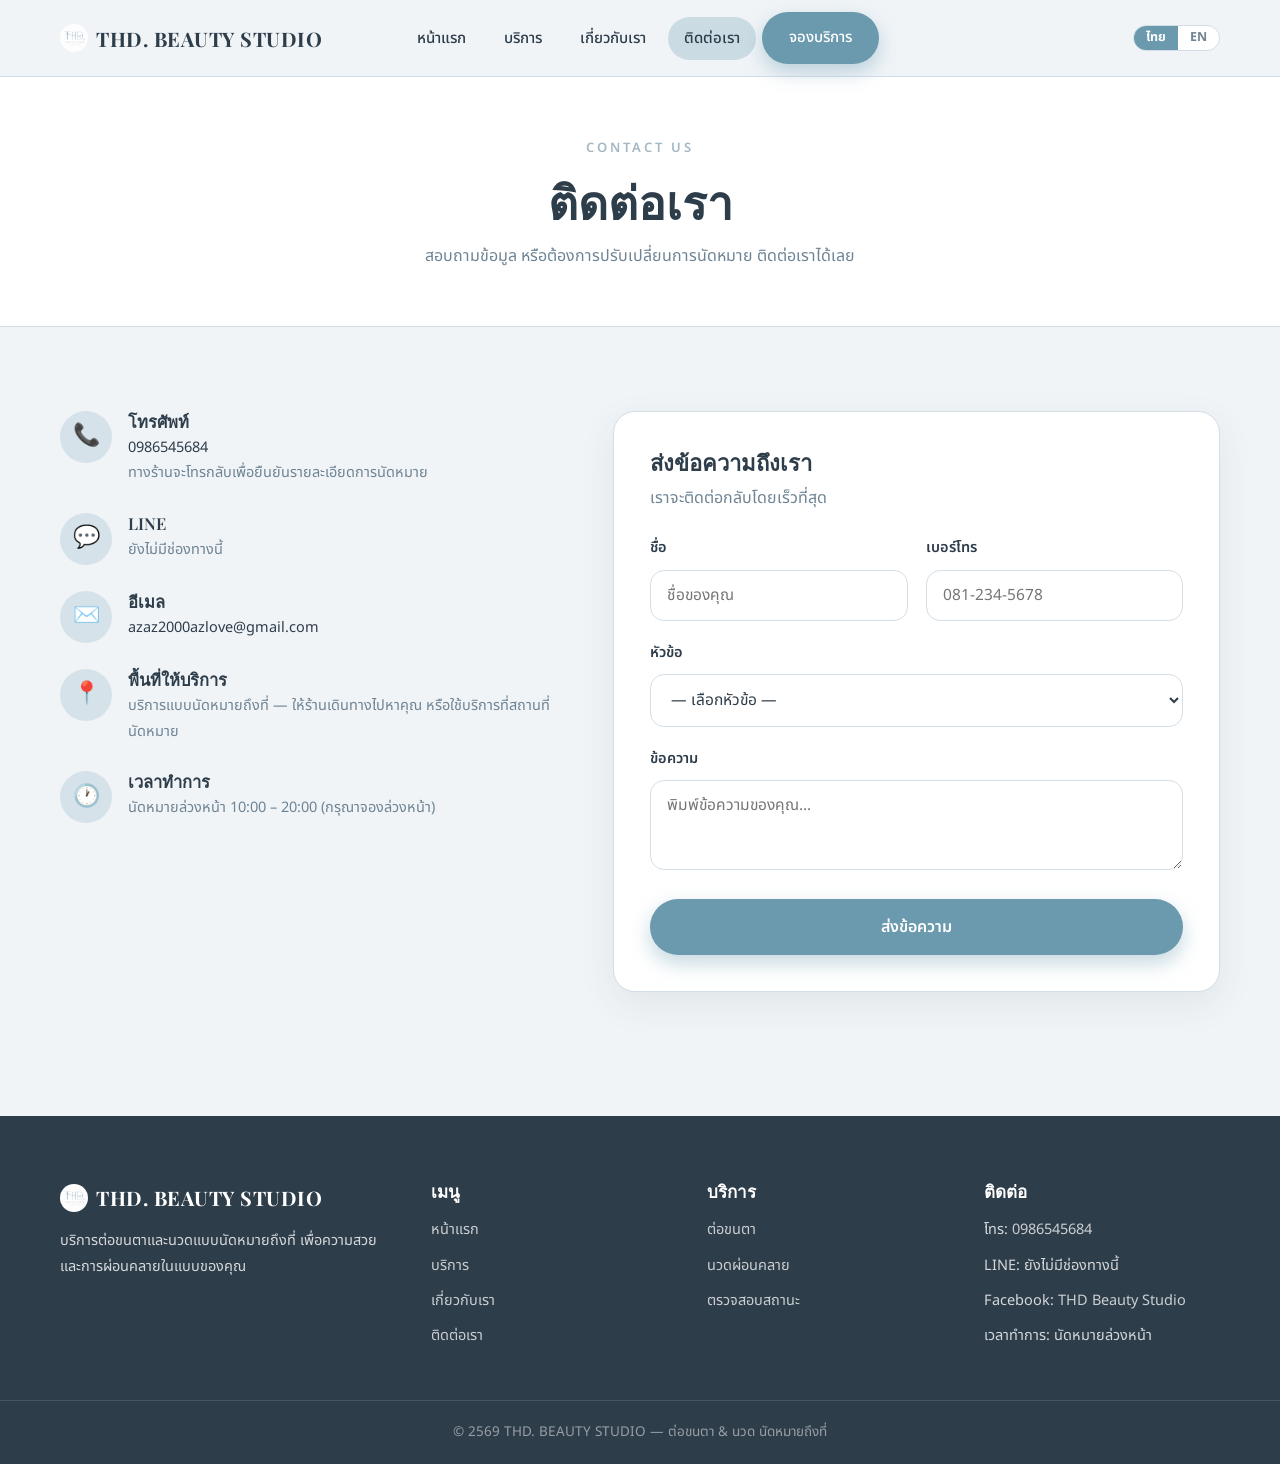
<file: contact.html>
<!DOCTYPE html>
<html lang="th">
<head>
<meta charset="UTF-8" />
<meta name="viewport" content="width=device-width, initial-scale=1.0" />
<title>ติดต่อเรา | THD. BEAUTY STUDIO</title>
<meta name="description" content="ติดต่อร้าน THD. BEAUTY STUDIO บริการต่อขนตาและนวดแบบนัดหมายถึงที่ ผ่านโทรศัพท์ LINE หรือส่งข้อความ" />
<meta name="robots" content="index, follow" />
<link rel="icon" type="image/png" href="assets/img/logo.png" />
<link rel="preconnect" href="https://fonts.googleapis.com" />
<link rel="preconnect" href="https://fonts.gstatic.com" crossorigin />
<link href="https://fonts.googleapis.com/css2?family=Playfair+Display:ital,wght@0,500;0,600;0,700;1,500&family=Noto+Sans+Thai:wght@300;400;500;600;700&display=swap" rel="stylesheet" />
<link rel="stylesheet" href="css/style.css" />
</head>
<body>

<header class="header">
  <div class="container nav">
    <a href="index.html" class="logo"><img src="assets/img/logo.png" alt="" class="logo-img" width="28" height="28"><span>THD. BEAUTY STUDIO</span></a>
    <nav>
      <ul class="nav-links" id="navLinks">
        <li><a href="index.html" data-i18n="nav.home">Home</a></li>
        <li><a href="services.html" data-i18n="nav.menu">Our Menu</a></li>
        <li><a href="about.html" data-i18n="nav.about">About</a></li>
        <li><a href="contact.html" class="active" data-i18n="nav.contact">Contact</a></li>
        <li><a href="booking.html" class="btn btn-primary" data-i18n="nav.book">จองบริการ</a></li>
      </ul>
    </nav>
    <div class="nav-ctrls">
      <button class="lang-switch" id="langToggle" aria-label="Switch language / สลับภาษา"><span class="ls-th">ไทย</span><span class="ls-en">EN</span></button>
      <button class="nav-toggle" id="navToggle" aria-label="เมนู">☰</button>
    </div>
  </div>
</header>

<section class="page-head">
  <div class="container">
    <span class="eyebrow">Contact Us</span>
    <h1 data-i18n="contact.title">ติดต่อเรา</h1>
    <p data-i18n="contact.sub">สอบถามข้อมูล หรือต้องการปรับเปลี่ยนการนัดหมาย ติดต่อเราได้เลย</p>
  </div>
</section>

<section class="section">
  <div class="container contact-grid">

    <div>
      <div class="contact-info-item">
        <div class="icon">📞</div>
        <div>
          <h4 data-i18n="contact.phoneHead">โทรศัพท์</h4>
          <p><a href="tel:0986545684">0986545684</a><br/><span data-i18n="contact.phoneDesc">ทางร้านจะโทรกลับเพื่อยืนยันรายละเอียดการนัดหมาย</span></p>
        </div>
      </div>
      <div class="contact-info-item">
        <div class="icon">💬</div>
        <div>
          <h4 data-i18n="contact.lineHead">LINE</h4>
          <p data-i18n="contact.lineDesc">ยังไม่มีช่องทางนี้</p>
        </div>
      </div>
      <div class="contact-info-item">
        <div class="icon">✉️</div>
        <div>
          <h4 data-i18n="contact.emailHead">อีเมล</h4>
          <p><a href="mailto:azaz2000azlove@gmail.com">azaz2000azlove@gmail.com</a></p>
        </div>
      </div>
      <div class="contact-info-item">
        <div class="icon">📍</div>
        <div>
          <h4 data-i18n="contact.areaHead">พื้นที่ให้บริการ</h4>
          <p data-i18n="contact.areaDesc">บริการแบบนัดหมายถึงที่ — ให้ร้านเดินทางไปหาคุณ หรือใช้บริการที่สถานที่นัดหมาย</p>
        </div>
      </div>
      <div class="contact-info-item">
        <div class="icon">🕐</div>
        <div>
          <h4 data-i18n="contact.hoursHead">เวลาทำการ</h4>
          <p data-i18n="contact.hoursDesc">นัดหมายล่วงหน้า 10:00 – 20:00 (กรุณาจองล่วงหน้า)</p>
        </div>
      </div>
    </div>

    <div class="card contact-form-card">
      <h3 style="font-size:22px; margin-bottom:8px;" data-i18n="contact.formTitle">ส่งข้อความถึงเรา</h3>
      <p style="color:var(--muted); margin-bottom:24px;" data-i18n="contact.formDesc">เราจะติดต่อกลับโดยเร็วที่สุด</p>

      <div class="alert alert-success" id="cSuccess" data-i18n="contact.successMsg">ส่งข้อความเรียบร้อยแล้ว เราจะติดต่อกลับโดยเร็วที่สุด</div>
      <div class="alert alert-error" id="cError"></div>

      <form id="contactForm" novalidate>
        <div class="form-row">
          <div class="form-group">
            <label for="cName" data-i18n="contact.name">ชื่อ</label>
            <input type="text" id="cName" placeholder="ชื่อของคุณ" data-i18n-placeholder="contact.namePh" />
          </div>
          <div class="form-group">
            <label for="cPhone" data-i18n="contact.phone">เบอร์โทร</label>
            <input type="tel" id="cPhone" placeholder="081-234-5678" data-i18n-placeholder="contact.phonePh" maxlength="10" />
          </div>
        </div>
        <div class="form-group">
          <label for="cTopic" data-i18n="contact.topic">หัวข้อ</label>
          <select id="cTopic">
            <option value="" data-i18n="contact.topicPick">— เลือกหัวข้อ —</option>
            <option data-i18n="contact.topicService">สอบถามบริการ</option>
            <option data-i18n="contact.topicPrice">สอบถามราคา</option>
            <option data-i18n="contact.topicReschedule">ปรับเปลี่ยนการนัดหมาย</option>
            <option data-i18n="contact.topicCancel">ยกเลิกการนัดหมาย</option>
            <option data-i18n="contact.topicOther">อื่น ๆ</option>
          </select>
        </div>
        <div class="form-group">
          <label for="cMsg" data-i18n="contact.message">ข้อความ</label>
          <textarea id="cMsg" placeholder="พิมพ์ข้อความของคุณ..." data-i18n-placeholder="contact.messagePh"></textarea>
        </div>
        <button type="submit" class="btn btn-primary btn-block" data-i18n="contact.send">ส่งข้อความ</button>
      </form>
    </div>

  </div>
</section>

<footer class="footer">
  <div class="container footer-grid">
    <div>
      <a href="index.html" class="logo"><img src="assets/img/logo.png" alt="" class="logo-img" width="28" height="28"><span>THD. BEAUTY STUDIO</span></a>
      <p style="margin-top:14px; font-size:14.5px;" data-i18n="footer.tagline">บริการต่อขนตาและนวดแบบนัดหมายถึงที่ เพื่อความสวยและการผ่อนคลายในแบบของคุณ</p>
    </div>
    <div>
      <h4 data-i18n="footer.menu">เมนู</h4>
      <ul>
        <li><a href="index.html" data-i18n="nav.home">Home</a></li>
        <li><a href="services.html" data-i18n="nav.menu">Our Menu</a></li>
        <li><a href="about.html" data-i18n="nav.about">About</a></li>
        <li><a href="contact.html" data-i18n="nav.contact">Contact</a></li>
      </ul>
    </div>
    <div>
      <h4 data-i18n="footer.servicesHead">บริการ</h4>
      <ul>
        <li><a href="services.html" data-i18n="footer.lash">ต่อขนตา</a></li>
        <li><a href="services.html" data-i18n="footer.massage">นวดผ่อนคลาย</a></li>
        <li><a href="status.html" data-i18n="footer.checkStatus">ตรวจสอบสถานะ</a></li>
      </ul>
    </div>
    <div>
      <h4 data-i18n="footer.contactHead">ติดต่อ</h4>
      <ul>
        <li>โทร: <a href="tel:0986545684">0986545684</a></li>
        <li data-i18n="footer.lineNA">LINE: ยังไม่มีช่องทางนี้</li>
        <li>Facebook: <a href="https://www.facebook.com/people/THD-Beauty-Studio/61593494246633/" target="_blank" rel="noopener">THD Beauty Studio</a></li>
        <li data-i18n="footer.hours">เวลาทำการ: นัดหมายล่วงหน้า</li>
      </ul>
    </div>
  </div>
  <div class="footer-bottom">
    <div class="container">© <span class="year"></span> <span data-i18n="footer.copy">THD. BEAUTY STUDIO — ต่อขนตา &amp; นวด นัดหมายถึงที่</span></div>
  </div>
</footer>

<script src="js/config.js"></script>
<script src="js/i18n.js"></script>
<script src="js/main.js"></script>
<script>
document.addEventListener("DOMContentLoaded", () => {
  const form = document.getElementById("contactForm");
  const success = document.getElementById("cSuccess");
  const error = document.getElementById("cError");

  form.addEventListener("submit", async (e) => {
    e.preventDefault();
    success.classList.remove("show");
    error.classList.remove("show");

    const name = $("#cName").value.trim();
    const phone = $("#cPhone").value.trim();
    const msg = $("#cMsg").value.trim();

    if (!name) { error.textContent = t("contact.errName"); error.classList.add("show"); return; }
    if (!/^0\d{8,9}$/.test(phone)) { error.textContent = t("contact.errPhone"); error.classList.add("show"); return; }
    if (!msg) { error.textContent = t("contact.errMsg"); error.classList.add("show"); return; }

    try {
      await apiCall("contactMessage", {
        name, phone,
        line: "",
        topic: $("#cTopic").value,
        message: msg,
      });
      form.reset();
      success.textContent = t("contact.successMsg");
      success.classList.add("show");
    } catch (err) {
      error.textContent = err.message;
      error.classList.add("show");
    }
  });
});
</script>
</body>
</html>
</file>
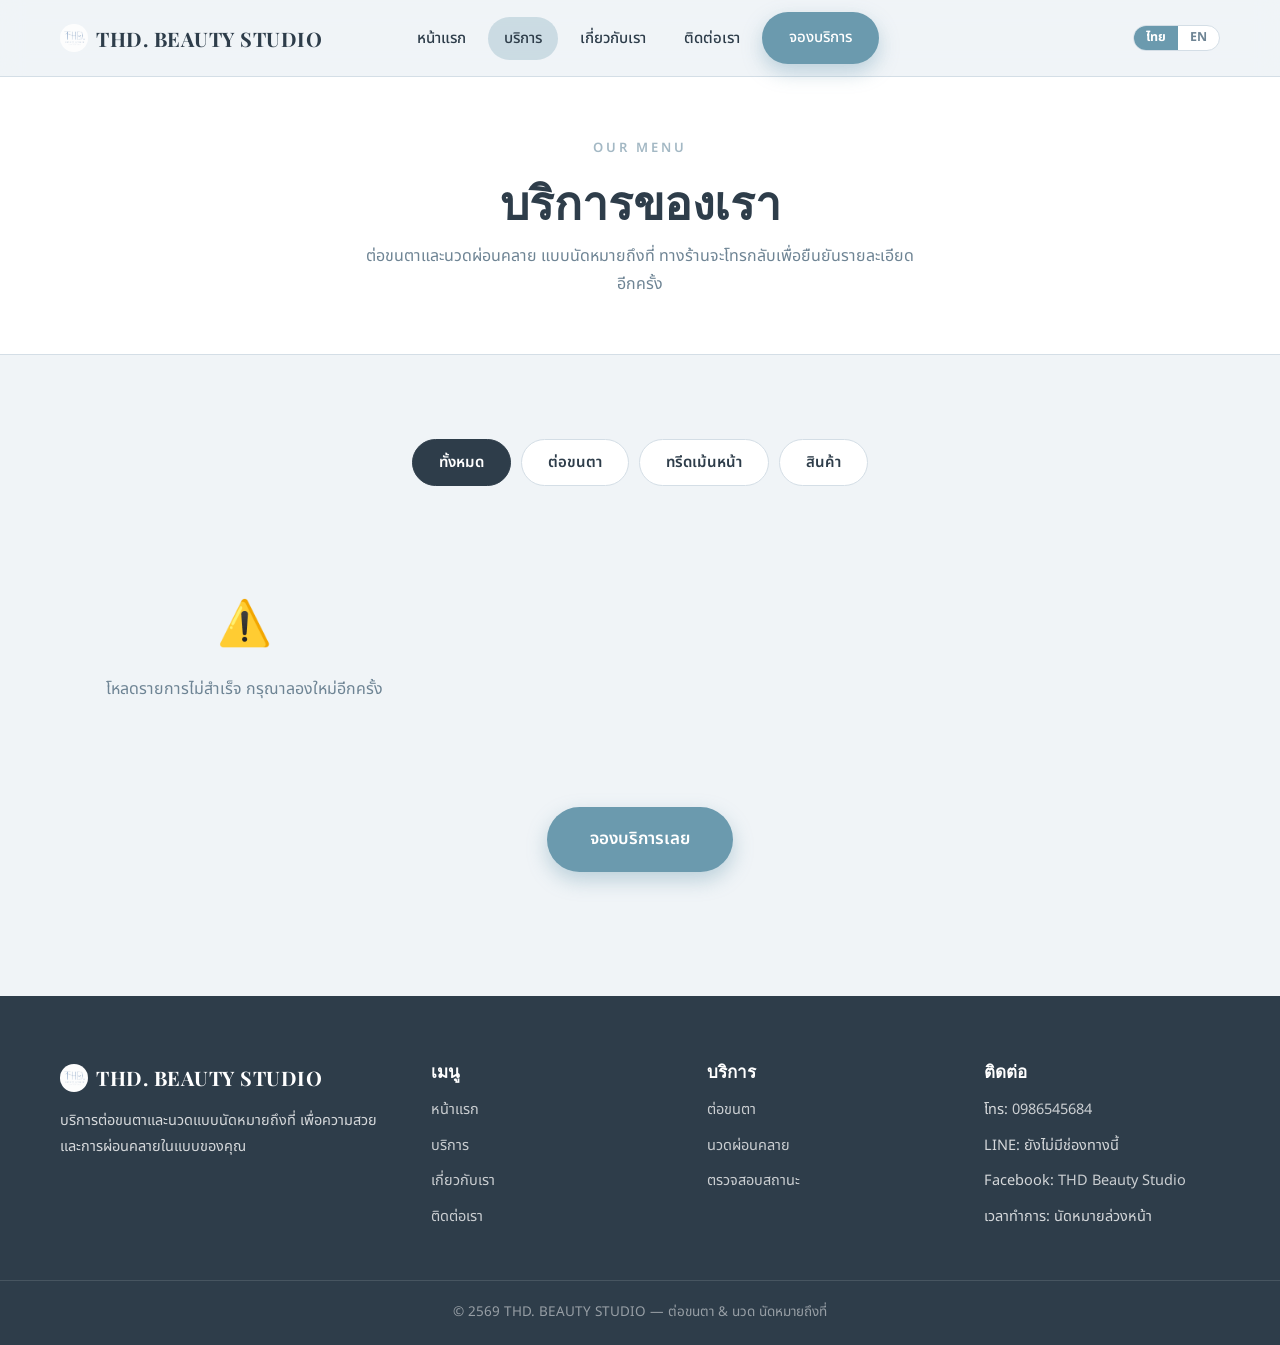
<file: services.html>
<!DOCTYPE html>
<html lang="th">
<head>
<meta charset="UTF-8" />
<meta name="viewport" content="width=device-width, initial-scale=1.0" />
<title>บริการของเรา | THD. BEAUTY STUDIO — ต่อขนตา &amp; นวด</title>
<meta name="description" content="รายการบริการต่อขนตา (Classic, Volume, Hybrid) และนวด (ไทย, น้ำมัน, ผ่อนคลาย) พร้อมราคาและระยะเวลา จองล่วงหน้าออนไลน์" />
<meta name="robots" content="index, follow" />
<link rel="icon" type="image/png" href="assets/img/logo.png" />
<link rel="preconnect" href="https://fonts.googleapis.com" />
<link rel="preconnect" href="https://fonts.gstatic.com" crossorigin />
<link href="https://fonts.googleapis.com/css2?family=Playfair+Display:ital,wght@0,500;0,600;0,700;1,500&family=Noto+Sans+Thai:wght@300;400;500;600;700&display=swap" rel="stylesheet" />
<link rel="stylesheet" href="css/style.css" />
</head>
<body>

<header class="header">
  <div class="container nav">
    <a href="index.html" class="logo"><img src="assets/img/logo.png" alt="" class="logo-img" width="28" height="28"><span>THD. BEAUTY STUDIO</span></a>
    <nav>
      <ul class="nav-links" id="navLinks">
        <li><a href="index.html" data-i18n="nav.home">Home</a></li>
        <li><a href="services.html" class="active" data-i18n="nav.menu">Our Menu</a></li>
        <li><a href="about.html" data-i18n="nav.about">About</a></li>
        <li><a href="contact.html" data-i18n="nav.contact">Contact</a></li>
        <li><a href="booking.html" class="btn btn-primary" data-i18n="nav.book">จองบริการ</a></li>
      </ul>
    </nav>
    <div class="nav-ctrls">
      <button class="lang-switch" id="langToggle" aria-label="Switch language / สลับภาษา"><span class="ls-th">ไทย</span><span class="ls-en">EN</span></button>
      <button class="nav-toggle" id="navToggle" aria-label="เมนู">☰</button>
    </div>
  </div>
</header>

<section class="page-head">
  <div class="container">
    <span class="eyebrow">Our Menu</span>
    <h1 data-i18n="services.title">บริการของเรา</h1>
    <p data-i18n="services.sub">ต่อขนตาและนวดผ่อนคลาย แบบนัดหมายถึงที่ ทางร้านจะโทรกลับเพื่อยืนยันรายละเอียดอีกครั้ง</p>
  </div>
</section>

<section class="section">
  <div class="container">
    <div class="tabs" id="tabs">
      <button class="tab active" data-filter="all" data-i18n="services.tabAll">ทั้งหมด</button>
      <button class="tab" data-filter="lash" data-i18n="services.tabLash">ต่อขนตา</button>
      <button class="tab" data-filter="massage" data-i18n="services.tabMassage">ทรีดเม้นหน้า</button>
      <button class="tab" data-filter="product" data-i18n="services.tabProduct">สินค้า</button>
    </div>

    <div id="servicesGrid" class="catalog-grid">
      <div class="loader"><div class="spinner"></div><span data-i18n="services.loading">กำลังโหลดรายการบริการ...</span></div>
    </div>

    <div style="text-align:center; margin-top:44px;">
      <a href="booking.html" class="btn btn-primary btn-lg" data-i18n="services.bookCta">จองบริการเลย</a>
    </div>
  </div>
</section>

<footer class="footer">
  <div class="container footer-grid">
    <div>
      <a href="index.html" class="logo"><img src="assets/img/logo.png" alt="" class="logo-img" width="28" height="28"><span>THD. BEAUTY STUDIO</span></a>
      <p style="margin-top:14px; font-size:14.5px;" data-i18n="footer.tagline">บริการต่อขนตาและนวดแบบนัดหมายถึงที่ เพื่อความสวยและการผ่อนคลายในแบบของคุณ</p>
    </div>
    <div>
      <h4 data-i18n="footer.menu">เมนู</h4>
      <ul>
        <li><a href="index.html" data-i18n="nav.home">Home</a></li>
        <li><a href="services.html" data-i18n="nav.menu">Our Menu</a></li>
        <li><a href="about.html" data-i18n="nav.about">About</a></li>
        <li><a href="contact.html" data-i18n="nav.contact">Contact</a></li>
      </ul>
    </div>
    <div>
      <h4 data-i18n="footer.servicesHead">บริการ</h4>
      <ul>
        <li><a href="services.html" data-i18n="footer.lash">ต่อขนตา</a></li>
        <li><a href="services.html" data-i18n="footer.massage">นวดผ่อนคลาย</a></li>
        <li><a href="status.html" data-i18n="footer.checkStatus">ตรวจสอบสถานะ</a></li>
      </ul>
    </div>
    <div>
      <h4 data-i18n="footer.contactHead">ติดต่อ</h4>
      <ul>
        <li>โทร: <a href="tel:0986545684">0986545684</a></li>
        <li data-i18n="footer.lineNA">LINE: ยังไม่มีช่องทางนี้</li>
        <li>Facebook: <a href="https://www.facebook.com/people/THD-Beauty-Studio/61593494246633/" target="_blank" rel="noopener">THD Beauty Studio</a></li>
        <li data-i18n="footer.hours">เวลาทำการ: นัดหมายล่วงหน้า</li>
      </ul>
    </div>
  </div>
  <div class="footer-bottom">
    <div class="container">© <span class="year"></span> <span data-i18n="footer.copy">THD. BEAUTY STUDIO — ต่อขนตา &amp; นวด นัดหมายถึงที่</span></div>
  </div>
</footer>

<script src="js/config.js"></script>
<script src="js/i18n.js"></script>
<script src="js/main.js"></script>
<script>
let services = [];
let currentFilter = "all"

function renderServices() {
  const grid = document.getElementById("servicesGrid");
  const filtered = (currentFilter === "all"
    ? services.slice()
    : services.filter(s => s.category === currentFilter))
    .sort((a, b) => (Number(b.price) || 0) - (Number(a.price) || 0)); // แพง → ถูก

  if (!filtered.length) {
    grid.innerHTML = `<div class="empty-state"><span class="icon">🍃</span>${esc(t("card.emptyCat"))}</div>`;
    return;
  }

  grid.innerHTML = filtered.map(s => {
    const icon = window.AppConfig.serviceIcons[s.category] || window.AppConfig.serviceIcons.default;
    const gold = s.category === "massage";
    const isProduct = s.category === "product";
    const catLabel = s.category === "lash" ? t("cat.lash") : isProduct ? t("cat.product") : t("cat.massage");
    return `
    <div class="card catalog-card">
      <div class="catalog-card-img ${gold ? "catalog-card-img--gold" : ""}">
        ${s.image ? `<img src="${esc(s.image)}" alt="${esc(s.name)}" loading="lazy">` : icon}
      </div>
      <div class="catalog-card-body">
        <span class="cat">${esc(catLabel)}</span>
        <h3>${esc(s.name)}</h3>
        <p>${esc(s.description)}</p>
        <div class="catalog-meta">
          ${s.duration ? `<span class="duration"><span class="icon">🕐</span>${esc(s.duration)}</span>` : `<span class="duration"></span>`}
          <span class="price-tag">${fmtMoney(s.price)}</span>
        </div>
        <a href="${isProduct ? "order" : "booking"}.html?service=${encodeURIComponent(s.id)}" class="btn btn-primary btn-block">${esc(isProduct ? t("card.buy") : t("card.book"))}</a>
      </div>
    </div>`;
  }).join("");
}

async function loadServices() {
  const grid = document.getElementById("servicesGrid");
  try {
    const [svcData, prodData] = await Promise.all([
      apiCall("getServices"),
      apiCall("getProducts").catch(() => ({})), // สินค้าพังไม่ให้ลากบริการพังด้วย
    ]);
    // สินค้า (จากชีท products) ติด category=product เพื่อให้แท็บ/ปุ่มทำงานเหมือนเดิม
    const products = (prodData.products || []).map(p => ({ ...p, category: "product" }));
    services = (svcData.services || []).concat(products);
  } catch (e) {
    grid.innerHTML = `<div class="empty-state"><span class="icon">⚠️</span>${esc(t("card.loadFail"))}</div>`;
    return;
  }
  renderServices();
}

document.getElementById("tabs").addEventListener("click", (e) => {
  const tab = e.target.closest(".tab");
  if (!tab) return;
  document.querySelectorAll(".tab").forEach(t => t.classList.remove("active"));
  tab.classList.add("active");
  currentFilter = tab.dataset.filter;
  renderServices();
});

// สลับภาษาแล้ว render การ์ดใหม่ (ป้ายหมวด/ปุ่ม)
window.onLangChange = renderServices;

loadServices();
</script>
</body>
</html>
</file>
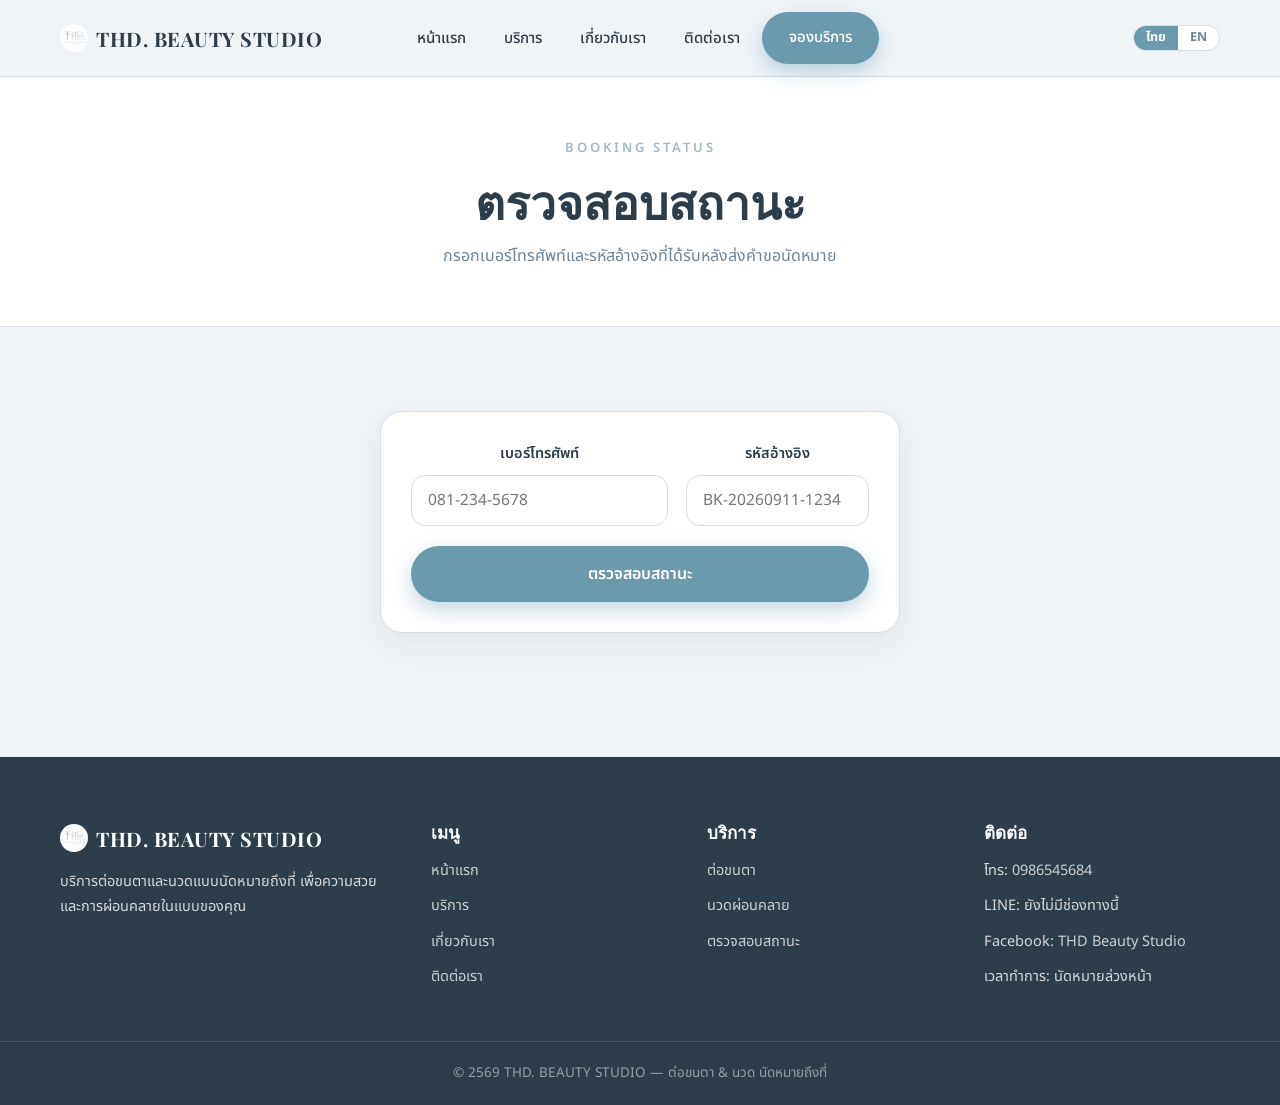
<file: status.html>
<!DOCTYPE html>
<html lang="th">
<head>
<meta charset="UTF-8" />
<meta name="viewport" content="width=device-width, initial-scale=1.0" />
<title>ตรวจสอบสถานะ | THD. BEAUTY STUDIO</title>
<meta name="description" content="ตรวจสอบสถานะคำขอนัดหมายของร้าน THD. BEAUTY STUDIO ด้วยเบอร์โทรและรหัสอ้างอิง" />
<meta name="robots" content="index, follow" />
<link rel="icon" type="image/png" href="assets/img/logo.png" />
<link rel="preconnect" href="https://fonts.googleapis.com" />
<link rel="preconnect" href="https://fonts.gstatic.com" crossorigin />
<link href="https://fonts.googleapis.com/css2?family=Playfair+Display:ital,wght@0,500;0,600;0,700;1,500&family=Noto+Sans+Thai:wght@300;400;500;600;700&display=swap" rel="stylesheet" />
<link rel="stylesheet" href="css/style.css" />
</head>
<body>

<header class="header">
  <div class="container nav">
    <a href="index.html" class="logo"><img src="assets/img/logo.png" alt="" class="logo-img" width="28" height="28"><span>THD. BEAUTY STUDIO</span></a>
    <nav>
      <ul class="nav-links" id="navLinks">
        <li><a href="index.html" data-i18n="nav.home">Home</a></li>
        <li><a href="services.html" data-i18n="nav.menu">Our Menu</a></li>
        <li><a href="about.html" data-i18n="nav.about">About</a></li>
        <li><a href="contact.html" data-i18n="nav.contact">Contact</a></li>
        <li><a href="booking.html" class="btn btn-primary" data-i18n="nav.book">จองบริการ</a></li>
      </ul>
    </nav>
    <div class="nav-ctrls">
      <button class="lang-switch" id="langToggle" aria-label="Switch language / สลับภาษา"><span class="ls-th">ไทย</span><span class="ls-en">EN</span></button>
      <button class="nav-toggle" id="navToggle" aria-label="เมนู">☰</button>
    </div>
  </div>
</header>

<section class="page-head">
  <div class="container">
    <span class="eyebrow">Booking Status</span>
    <h1 data-i18n="status.title">ตรวจสอบสถานะ</h1>
    <p data-i18n="status.sub">กรอกเบอร์โทรศัพท์และรหัสอ้างอิงที่ได้รับหลังส่งคำขอนัดหมาย</p>
  </div>
</section>

<section class="section">
  <div class="container">

    <div class="status-search">
      <div class="card" style="padding:30px;">
        <div class="form-row">
          <div class="form-group">
            <label for="sPhone" data-i18n="status.phoneLabel">เบอร์โทรศัพท์</label>
            <input type="tel" id="sPhone" placeholder="081-234-5678" data-i18n-placeholder="status.phonePh" maxlength="10" />
          </div>
          <div class="form-group">
            <label for="sRef" data-i18n="status.refLabel">รหัสอ้างอิง</label>
            <input type="text" id="sRef" placeholder="BK-20260911-1234" data-i18n-placeholder="status.refPh" />
          </div>
        </div>
        <button class="btn btn-primary btn-block" id="btnCheck" data-i18n="status.checkBtn">ตรวจสอบสถานะ</button>
      </div>
    </div>

    <div class="status-result" id="statusResult" style="display:none;"></div>

  </div>
</section>

<footer class="footer">
  <div class="container footer-grid">
    <div>
      <a href="index.html" class="logo"><img src="assets/img/logo.png" alt="" class="logo-img" width="28" height="28"><span>THD. BEAUTY STUDIO</span></a>
      <p style="margin-top:14px; font-size:14.5px;" data-i18n="footer.tagline">บริการต่อขนตาและนวดแบบนัดหมายถึงที่ เพื่อความสวยและการผ่อนคลายในแบบของคุณ</p>
    </div>
    <div>
      <h4 data-i18n="footer.menu">เมนู</h4>
      <ul>
        <li><a href="index.html" data-i18n="nav.home">Home</a></li>
        <li><a href="services.html" data-i18n="nav.menu">Our Menu</a></li>
        <li><a href="about.html" data-i18n="nav.about">About</a></li>
        <li><a href="contact.html" data-i18n="nav.contact">Contact</a></li>
      </ul>
    </div>
    <div>
      <h4 data-i18n="footer.servicesHead">บริการ</h4>
      <ul>
        <li><a href="services.html" data-i18n="footer.lash">ต่อขนตา</a></li>
        <li><a href="services.html" data-i18n="footer.massage">นวดผ่อนคลาย</a></li>
        <li><a href="status.html" data-i18n="footer.checkStatus">ตรวจสอบสถานะ</a></li>
      </ul>
    </div>
    <div>
      <h4 data-i18n="footer.contactHead">ติดต่อ</h4>
      <ul>
        <li>โทร: <a href="tel:0986545684">0986545684</a></li>
        <li data-i18n="footer.lineNA">LINE: ยังไม่มีช่องทางนี้</li>
        <li>Facebook: <a href="https://www.facebook.com/people/THD-Beauty-Studio/61593494246633/" target="_blank" rel="noopener">THD Beauty Studio</a></li>
        <li data-i18n="footer.hours">เวลาทำการ: นัดหมายล่วงหน้า</li>
      </ul>
    </div>
  </div>
  <div class="footer-bottom">
    <div class="container">© <span class="year"></span> <span data-i18n="footer.copy">THD. BEAUTY STUDIO — ต่อขนตา &amp; นวด นัดหมายถึงที่</span></div>
  </div>
</footer>

<script src="js/config.js"></script>
<script src="js/i18n.js"></script>
<script src="js/main.js"></script>
<script src="js/status.js"></script>
</body>
</html>
</file>
<file: css/style.css>
:root {
  --sage: #6B9AAE;
  --sage-dark: #5A8899;
  --sage-deep: #3E6B7A;
  --cream: #F0F4F7;
  --white: #FFFFFF;
  --dark: #2E3D4A;
  --gold: #A3B8C4;
  --gold-light: #C4D4DE;
  --muted: #6E8494;
  --border: #D4DEE6;
  --shadow: 0 12px 36px rgba(46, 61, 74, 0.08);
  --shadow-hover: 0 18px 48px rgba(46, 61, 74, 0.14);
  --radius: 22px;
  --radius-sm: 14px;
  --font-head: 'Playfair Display', 'Noto Serif Thai', serif;
  --font-body: 'Noto Sans Thai', 'Prompt', -apple-system, sans-serif;
  --transition: 0.25s ease;
}

* { box-sizing: border-box; margin: 0; padding: 0; }

html { scroll-behavior: smooth; }

body {
  font-family: var(--font-body);
  background: var(--cream);
  color: var(--dark);
  line-height: 1.75;
  font-size: 16px;
  -webkit-font-smoothing: antialiased;
}

img { max-width: 100%; display: block; }
a { color: var(--dark); text-decoration: none; }
button { font-family: var(--font-body); cursor: pointer; }

.container {
  width: min(1160px, 92%);
  margin-inline: auto;
}

/* ---------- Typography ---------- */
h1, h2, h3, h4 {
  font-family: var(--font-head);
  line-height: 1.3;
  font-weight: 600;
  color: var(--dark);
}

.section { padding: 84px 0; }
.section--white { background: var(--white); }

.eyebrow {
  display: inline-block;
  color: var(--gold);
  font-size: 13px;
  letter-spacing: 3px;
  text-transform: uppercase;
  font-weight: 600;
  margin-bottom: 12px;
}

.section-title {
  font-size: clamp(28px, 4vw, 42px);
  margin-bottom: 16px;
}

.section-sub {
  color: var(--muted);
  max-width: 640px;
  font-size: 16.5px;
}

.lead { font-size: 18px; color: var(--muted); }

/* ---------- Buttons ---------- */
.btn {
  display: inline-flex;
  align-items: center;
  justify-content: center;
  gap: 10px;
  padding: 15px 34px;
  border-radius: 50px;
  border: 1.5px solid transparent;
  font-size: 16px;
  font-weight: 600;
  transition: var(--transition);
  white-space: nowrap;
}

.btn-primary {
  background: var(--sage);
  color: #fff;
  box-shadow: 0 8px 20px rgba(107, 154, 174, 0.4);
}
.btn-primary:hover { background: var(--sage-deep); transform: translateY(-2px); }

.btn-dark {
  background: var(--dark);
  color: #fff;
}
.btn-dark:hover { background: #243B39; transform: translateY(-2px); }

.btn-outline {
  background: transparent;
  color: var(--dark);
  border-color: var(--dark);
}
.btn-outline:hover { background: var(--dark); color: #fff; }

.btn-gold {
  background: var(--gold);
  color: #fff;
}
.btn-gold:hover { background: #3D86AE; transform: translateY(-2px); }

.btn-lg { padding: 17px 42px; font-size: 17px; }
.btn-block { width: 100%; }

/* ---------- Header / Nav ---------- */
.header {
  position: sticky;
  top: 0;
  z-index: 100;
  background: rgba(240, 244, 247, 0.88);
  backdrop-filter: blur(12px);
  border-bottom: 1px solid var(--border);
}

.nav {
  display: flex;
  align-items: center;
  justify-content: space-between;
  height: 76px;
}

.logo {
  font-family: var(--font-head);
  font-size: 20px;
  font-weight: 700;
  color: var(--dark);
  display: flex;
  align-items: center;
  gap: 8px;
  letter-spacing: 0.5px;
}

.logo-mark {
  width: 28px;
  height: 28px;
  border-radius: 50%;
  background: linear-gradient(135deg, var(--sage), var(--sage-deep));
  display: grid;
  place-items: center;
  color: #fff;
  font-size: 13px;
}
.logo-img {
  width: 28px;
  height: 28px;
  max-width: 28px;
  max-height: 28px;
  border-radius: 50%;
  object-fit: cover;
  flex-shrink: 0;
}

.nav-links {
  display: flex;
  align-items: center;
  gap: 6px;
  list-style: none;
}

.nav-links a {
  padding: 10px 16px;
  border-radius: 40px;
  font-size: 15px;
  font-weight: 500;
  transition: var(--transition);
}

.nav-links a:hover { background: rgba(107, 154, 174, 0.18); color: var(--dark); }
.nav-links a.active { background: rgba(107, 154, 174, 0.28); color: var(--dark); }

.nav-links .btn { padding: 12px 26px; }

.nav-toggle {
  display: none;
  background: none;
  border: none;
  font-size: 26px;
  color: var(--dark);
}

/* เลย์เอาต์ header: โลโก้ซ้าย | เมนูกลาง | ปุ่มขวา
   (ให้ซ้าย/ขวามี flex:1 เท่ากัน เมนูตรงกลางจึงอยู่กึ่งกลางจริง) */
.nav > .logo { flex: 1; }
.nav > nav { flex: 0 0 auto; }

/* กลุ่มปุ่มขวาสุด (สวิตช์ภาษา + เมนูมือถือ) */
.nav-ctrls {
  flex: 1;
  display: flex;
  align-items: center;
  justify-content: flex-end;
  gap: 10px;
}

/* สวิตช์สลับภาษา ไทย | EN */
.lang-switch {
  display: inline-flex;
  align-items: center;
  border: 1.5px solid var(--border);
  border-radius: 40px;
  background: var(--white);
  overflow: hidden;
  padding: 0;
  font-family: var(--font-body);
  font-size: 12.5px;
  font-weight: 700;
  line-height: 1;
  transition: var(--transition);
}
.lang-switch:hover { border-color: var(--sage); }
.lang-switch span {
  padding: 6px 12px;
  color: var(--muted);
  transition: var(--transition);
}
.lang-switch[data-lang="th"] .ls-th,
.lang-switch[data-lang="en"] .ls-en {
  background: var(--sage);
  color: #fff;
}

/* ---------- Hero ---------- */
.hero {
  position: relative;
  background:
    radial-gradient(1200px 600px at 85% -10%, rgba(107, 154, 174, 0.35), transparent 60%),
    radial-gradient(900px 500px at -10% 110%, rgba(163, 184, 196, 0.16), transparent 55%),
    var(--cream);
  padding: 100px 0 60px;
  overflow: hidden;
}

.hero-grid {
  display: grid;
  grid-template-columns: 1.1fr 0.9fr;
  gap: 60px;
  align-items: center;
}

.hero-title {
  font-size: clamp(34px, 5.2vw, 58px);
  line-height: 1.18;
  margin: 14px 0 20px;
}

.hero-title em { font-style: italic; color: var(--sage-deep); }

.hero-text { font-size: 18px; color: var(--muted); margin-bottom: 34px; max-width: 520px; }

.hero-actions { display: flex; gap: 16px; flex-wrap: wrap; }

.hero-trust { display: flex; gap: 34px; margin-top: 44px; flex-wrap: wrap; }
.hero-trust-item { display: flex; align-items: center; gap: 12px; color: var(--muted); font-size: 14.5px; }
.hero-trust-item .icon { color: var(--gold); font-size: 20px; }

.hero-visual {
  position: relative;
  aspect-ratio: 4 / 5;
  border-radius: var(--radius);
  overflow: hidden;
  box-shadow: var(--shadow);
}

.hero-visual-img {
  width: 100%;
  height: 100%;
  object-fit: cover;
  background: linear-gradient(160deg, #8AB8CC, #5A8899 55%, #3E6B7A);
}

.hero-badge {
  position: absolute;
  bottom: 22px;
  left: 22px;
  right: 22px;
  background: rgba(255, 255, 255, 0.92);
  backdrop-filter: blur(8px);
  border-radius: var(--radius-sm);
  padding: 16px 20px;
  display: flex;
  align-items: center;
  gap: 14px;
  box-shadow: var(--shadow);
}

.hero-badge-icon {
  width: 46px;
  height: 46px;
  border-radius: 50%;
  background: var(--sage);
  flex-shrink: 0;
  object-fit: cover;
}

.hero-badge-text { font-size: 14.5px; color: var(--dark); }
.hero-badge-text strong { display: block; font-family: var(--font-head); font-size: 17px; }

/* ---------- Cards ---------- */
.card {
  background: var(--white);
  border: 1px solid var(--border);
  border-radius: var(--radius);
  box-shadow: var(--shadow);
  padding: 30px;
  transition: var(--transition);
}

.card:hover { transform: translateY(-6px); box-shadow: var(--shadow-hover); }

/* Service preview cards */
.service-cards { display: grid; grid-template-columns: repeat(auto-fit, minmax(300px, 1fr)); gap: 26px; }

.service-card { overflow: hidden; padding: 0; }
.service-card-img {
  height: 168px;
  position: relative;
  display: grid;
  place-items: center;
  color: #fff;
  font-size: 60px;
  background: linear-gradient(160deg, #8AB8CC, #3E6B7A);
  overflow: hidden;
}
.service-card-img img { width: 100%; height: 168px; object-fit: cover; }
.service-card-img--gold { background: linear-gradient(160deg, #C4D4DE, #6B9AAE); }
.service-card-img .label {
  position: absolute;
  top: 16px;
  left: 16px;
  background: rgba(255, 255, 255, 0.92);
  color: var(--dark);
  font-size: 13px;
  font-weight: 600;
  padding: 6px 14px;
  border-radius: 30px;
  letter-spacing: 0.5px;
}
.service-card-body { padding: 26px 28px 30px; }
.service-card-body h3 { font-size: 22px; margin-bottom: 8px; }
.service-card-body p { color: var(--muted); font-size: 15px; margin-bottom: 16px; }
.price-tag { font-family: var(--font-head); font-size: 20px; color: var(--gold); font-weight: 700; }

/* ---------- Why Choose Us ---------- */
.features-grid { display: grid; grid-template-columns: repeat(auto-fit, minmax(240px, 1fr)); gap: 22px; margin-top: 48px; }

.feature { text-align: center; padding: 34px 22px; }
.feature-icon {
  width: 70px;
  height: 70px;
  margin: 0 auto 18px;
  border-radius: 50%;
  background: rgba(107, 154, 174, 0.22);
  display: grid;
  place-items: center;
  font-size: 30px;
}
.feature h3 { font-size: 19px; margin-bottom: 8px; }
.feature p { color: var(--muted); font-size: 14.5px; }

/* ---------- How it works / Steps ---------- */
.steps { display: grid; grid-template-columns: repeat(auto-fit, minmax(200px, 1fr)); gap: 20px; margin-top: 44px; counter-reset: step; }
.step { position: relative; padding: 30px 22px; }
.step::before {
  counter-increment: step;
  content: counter(step, decimal-leading-zero);
  font-family: var(--font-head);
  color: var(--gold);
  font-size: 30px;
  display: block;
  margin-bottom: 10px;
}
.step h3 { font-size: 18px; margin-bottom: 8px; }
.step p { color: var(--muted); font-size: 14.5px; }

/* ---------- CTA banner ---------- */
.cta {
  background: linear-gradient(120deg, var(--sage-deep), var(--sage) 60%, var(--sage-deep));
  border-radius: var(--radius);
  color: #fff;
  text-align: center;
  padding: 64px 30px;
}
.cta h2 { color: #fff; font-size: clamp(26px, 4vw, 38px); margin-bottom: 12px; }
.cta p { color: rgba(255, 255, 255, 0.85); margin-bottom: 28px; font-size: 17px; }

/* ---------- Footer ---------- */
.footer { background: var(--dark); color: rgba(255, 255, 255, 0.8); padding: 64px 0 0; margin-top: 40px; }
.footer-grid { display: grid; grid-template-columns: 1.4fr 1fr 1fr 1fr; gap: 40px; padding-bottom: 40px; }
.footer h4 { color: #fff; font-size: 17px; margin-bottom: 16px; }
.footer a { color: rgba(255, 255, 255, 0.75); }
.footer a:hover { color: var(--gold); }
.footer ul { list-style: none; }
.footer ul li { margin-bottom: 10px; font-size: 14.5px; }
.footer .logo { color: #fff; margin-bottom: 14px; }
.footer-bottom {
  border-top: 1px solid rgba(255, 255, 255, 0.12);
  padding: 20px 0;
  text-align: center;
  font-size: 13.5px;
  color: rgba(255, 255, 255, 0.5);
}

/* ---------- Page header ---------- */
.page-head { background: var(--white); border-bottom: 1px solid var(--border); padding: 56px 0; text-align: center; }
.page-head h1 { font-size: clamp(30px, 4.5vw, 46px); margin-bottom: 10px; }
.page-head p { color: var(--muted); max-width: 560px; margin: 0 auto; }

/* ---------- Service catalog ---------- */
.catalog-grid { display: grid; grid-template-columns: repeat(auto-fill, minmax(300px, 1fr)); gap: 26px; }
.catalog-card { overflow: hidden; padding: 0; display: flex; flex-direction: column; }
.catalog-card-img {
  width: 100%;
  height: 280px;
  overflow: hidden;
  flex-shrink: 0;
  position: relative;
  display: grid;
  place-items: center;
  font-size: 64px;
  color: #fff;
  background: linear-gradient(160deg, #8AB8CC, #3E6B7A);
}

.catalog-card-img img {
  display: block;
  width: 100%;
  height: 100%;
  object-fit: cover;          /* รูปเต็มกรอบพอดี ไม่เหลือพื้นหลัง */
  object-position: center;
  transition: transform 0.5s ease;
}
.catalog-card:hover .catalog-card-img img { transform: scale(1.06); }
.catalog-card-img--gold { background: linear-gradient(160deg, #C4D4DE, #6B9AAE); }

/* มีรูปจริง → พื้นหลังขาว (รูป PNG พื้นใสจะไม่เห็นเฉดสีทะลุ ดูเต็มสะอาด) */
.catalog-card-img:has(img) { background: #fff; }

/* ไล่เฉดบางๆ ด้านล่างรูป ให้ป้ายหมวด/ตัวอักษรอ่านง่ายและดูมีมิติ */
.catalog-card-img::after {
  content: "";
  position: absolute;
  inset: 0;
  background: linear-gradient(180deg, transparent 60%, rgba(46, 61, 74, 0.18));
  pointer-events: none;
}
.catalog-card-body {
  padding: 20px 24px 28px;
  background: #fff;
  display: flex;
  flex-direction: column;
  flex: 1;
}
.catalog-card-body .btn-block { margin-top: auto; }

.catalog-card-body .cat {
  position: static !important;
  display: block !important;
  margin: 0 0 6px 0 !important;
  transform: none !important;
}
.catalog-card-body h3 { font-size: 20px; margin: 6px 0 8px; }
.catalog-card-body p { color: var(--muted); font-size: 14.5px; margin-bottom: 14px; flex: 1; }
.catalog-meta { display: flex; justify-content: space-between; align-items: center; margin-bottom: 16px; }
.catalog-meta .duration { color: var(--muted); font-size: 13.5px; }
.catalog-meta .duration .icon { margin-right: 6px; }
.badge-off { display: inline-block; background: rgba(163, 184, 196, 0.16); color: #3E6B7A; font-size: 12px; font-weight: 600; padding: 4px 12px; border-radius: 20px; }

/* Category tabs */
.tabs { display: flex; gap: 10px; justify-content: center; flex-wrap: wrap; margin-bottom: 40px; }
.tab {
  padding: 11px 26px;
  border-radius: 40px;
  border: 1.5px solid var(--border);
  background: var(--white);
  font-size: 15px;
  font-weight: 600;
  color: var(--dark);
  transition: var(--transition);
}
.tab:hover { border-color: var(--sage); }
.tab.active { background: var(--dark); border-color: var(--dark); color: #fff; }

/* ---------- Booking page ---------- */
.booking-wrap { display: grid; grid-template-columns: 1fr 340px; gap: 40px; align-items: start; }

.booking-card { padding: 40px; }

/* Steps indicator */
.steps-indicator { display: flex; justify-content: space-between; margin-bottom: 44px; position: relative; }
.steps-indicator::before {
  content: '';
  position: absolute;
  top: 24px;
  left: 40px;
  right: 40px;
  height: 2px;
  background: var(--border);
  z-index: 0;
}
.steps-indicator::after {
  content: '';
  position: absolute;
  top: 24px;
  left: 40px;
  height: 2px;
  background: var(--sage);
  z-index: 0;
  width: 0;
  transition: var(--transition);
}
.steps-indicator[data-step="2"]::after { width: calc((100% - 80px) / 4); }
.steps-indicator[data-step="3"]::after { width: calc((100% - 80px) * 2 / 4); }
.steps-indicator[data-step="4"]::after { width: calc((100% - 80px) * 3 / 4); }
.steps-indicator[data-step="5"]::after { width: calc(100% - 80px); }

.step-dot { position: relative; z-index: 1; display: flex; flex-direction: column; align-items: center; gap: 8px; }
.step-dot .dot {
  width: 48px;
  height: 48px;
  border-radius: 50%;
  background: var(--white);
  border: 2px solid var(--border);
  display: grid;
  place-items: center;
  font-weight: 700;
  color: var(--muted);
  transition: var(--transition);
}
.step-dot span { font-size: 12.5px; color: var(--muted); white-space: nowrap; }
.step-dot.active .dot { background: var(--sage); border-color: var(--sage); color: #fff; }
.step-dot.active span { color: var(--dark); font-weight: 600; }
.step-dot.done .dot { background: var(--dark); border-color: var(--dark); color: #fff; }

.form-step { animation: fadeIn 0.35s ease; }
@keyframes fadeIn { from { opacity: 0; transform: translateY(8px); } to { opacity: 1; transform: none; } }

.step-title { font-size: 24px; margin-bottom: 6px; }
.step-desc { color: var(--muted); margin-bottom: 28px; font-size: 15px; }

/* Form fields */
.form-group { margin-bottom: 20px; }
.form-group label { display: block; font-weight: 600; font-size: 14.5px; margin-bottom: 8px; }
.form-group label .req { color: var(--gold); }
.form-group small { color: var(--muted); font-size: 12.5px; }

.form-row { display: grid; grid-template-columns: 1fr 1fr; gap: 18px; }

input[type="text"], input[type="tel"], input[type="date"], input[type="number"], select, textarea {
  width: 100%;
  padding: 13px 16px;
  border: 1.5px solid var(--border);
  border-radius: var(--radius-sm);
  background: var(--white);
  font-family: var(--font-body);
  font-size: 15.5px;
  color: var(--dark);
  transition: var(--transition);
  outline: none;
}
input:focus, select:focus, textarea:focus { border-color: var(--sage); box-shadow: 0 0 0 4px rgba(107, 154, 174, 0.18); }
textarea { resize: vertical; min-height: 90px; }

/* Service picker */
.service-pick { border: 1.5px solid var(--border); border-radius: var(--radius-sm); padding: 18px 20px; margin-bottom: 14px; cursor: pointer; display: flex; gap: 16px; align-items: center; transition: var(--transition); background: var(--white); }
.service-pick:hover { border-color: var(--sage); }
.service-pick.selected { border-color: var(--sage); background: rgba(107, 154, 174, 0.1); box-shadow: 0 0 0 4px rgba(107, 154, 174, 0.14); }
.service-pick .check { width: 24px; height: 24px; border-radius: 50%; border: 2px solid var(--border); flex-shrink: 0; display: grid; place-items: center; transition: var(--transition); font-size: 13px; color: transparent; }
.service-pick.selected .check { background: var(--sage); border-color: var(--sage); color: #fff; }
.service-pick .sp-cat { font-size: 12px; color: var(--gold); font-weight: 600; letter-spacing: 1px; text-transform: uppercase; }
.service-pick .sp-name { font-size: 17px; font-weight: 600; }
.service-pick .sp-info { font-size: 13px; color: var(--muted); }
.service-pick .sp-price { margin-left: auto; font-family: var(--font-head); color: var(--gold); font-weight: 700; font-size: 17px; white-space: nowrap; }

/* Time slots */
.slots { display: grid; grid-template-columns: repeat(auto-fit, minmax(140px, 1fr)); gap: 12px; }
.slot {
  border: 1.5px solid var(--border);
  border-radius: var(--radius-sm);
  padding: 14px 10px;
  text-align: center;
  cursor: pointer;
  background: var(--white);
  transition: var(--transition);
  font-size: 14px;
  font-weight: 600;
}
.slot:hover { border-color: var(--sage); }
.slot.selected { background: var(--dark); border-color: var(--dark); color: #fff; }

/* Location option */
.loc-opt { border: 1.5px solid var(--border); border-radius: var(--radius-sm); padding: 22px; margin-bottom: 16px; cursor: pointer; transition: var(--transition); background: var(--white); }
.loc-opt:hover { border-color: var(--sage); }
.loc-opt.selected { border-color: var(--sage); background: rgba(107, 154, 174, 0.08); }
.loc-opt .loc-head { display: flex; align-items: center; gap: 12px; font-weight: 600; font-size: 16px; }
.loc-opt .loc-radio { width: 20px; height: 20px; border-radius: 50%; border: 2px solid var(--border); flex-shrink: 0; transition: var(--transition); }
.loc-opt.selected .loc-radio { border: 6px solid var(--sage); }
.loc-opt .loc-desc { color: var(--muted); font-size: 14px; margin-top: 8px; padding-left: 32px; }
.loc-fields { display: none; margin-top: 18px; padding-left: 32px; }
.loc-opt.selected .loc-fields { display: block; animation: fadeIn 0.3s ease; }

/* Review summary */
.review-list { list-style: none; }
.review-list li { display: flex; justify-content: space-between; gap: 20px; padding: 12px 0; border-bottom: 1px dashed var(--border); font-size: 15px; }
.review-list li:last-child { border-bottom: none; }
.review-list .rl-label { color: var(--muted); flex-shrink: 0; }
.review-list .rl-value { text-align: right; font-weight: 600; }

.form-nav { display: flex; justify-content: space-between; gap: 14px; margin-top: 34px; }

/* Booking sidebar */
.booking-side { position: sticky; top: 100px; }
.side-summary .ss-row { display: flex; justify-content: space-between; gap: 14px; padding: 10px 0; border-bottom: 1px dashed var(--border); font-size: 14.5px; }
.side-summary .ss-row:last-child { border-bottom: none; }
.side-summary .ss-label { color: var(--muted); }
.side-summary .ss-total { font-family: var(--font-head); font-size: 24px; color: var(--gold); font-weight: 700; text-align: right; }
.side-hint { background: rgba(163, 184, 196, 0.1); border-radius: var(--radius-sm); padding: 14px 16px; font-size: 13.5px; color: #3E6B7A; margin-top: 20px; }

/* Success screen */
.success { text-align: center; padding: 30px 10px; }
.success-icon {
  width: 96px;
  height: 96px;
  margin: 0 auto 24px;
  border-radius: 50%;
  background: var(--sage);
  display: grid;
  place-items: center;
  font-size: 46px;
  color: #fff;
  animation: pop 0.5s cubic-bezier(0.34, 1.56, 0.64, 1);
}
@keyframes pop { 0% { transform: scale(0.4); opacity: 0; } 100% { transform: scale(1); opacity: 1; } }
.success h2 { font-size: 28px; margin-bottom: 10px; }
.success .ref { background: var(--cream); border: 1px dashed var(--sage); border-radius: var(--radius-sm); display: inline-block; padding: 8px 22px; font-family: var(--font-head); font-size: 20px; color: var(--sage-deep); margin: 16px 0; font-weight: 700; letter-spacing: 1px; }

/* Status badge */
.status-badge { display: inline-flex; align-items: center; gap: 8px; padding: 6px 14px; border-radius: 30px; font-size: 13px; font-weight: 600; }
.status-pending { background: #FDF1E0; color: #B07A1E; }
.status-contacting { background: #E7EFF9; color: #2F6FAD; }
.status-confirmed { background: #E3F0E4; color: #2E7D3E; }
.status-inservice { background: #EFE7F8; color: #6D3E9E; }
.status-completed { background: #E7ECE7; color: #4E5B4A; }
.status-cancelled { background: #FBE7E7; color: #B34040; }
.status-unable { background: #F5EAE4; color: #9A5B33; }

/* ---------- Status check page ---------- */
.status-search { max-width: 520px; margin: 0 auto; text-align: center; }
.status-search .form-row { grid-template-columns: 1.4fr 1fr; }

.status-result { max-width: 640px; margin: 40px auto 0; }
.status-card { padding: 30px; margin-bottom: 20px; }
.status-card-head { display: flex; justify-content: space-between; align-items: center; flex-wrap: wrap; gap: 12px; margin-bottom: 18px; }
.status-card-head .ref { font-family: var(--font-head); font-weight: 700; font-size: 18px; color: var(--sage-deep); }
.status-detail { display: grid; grid-template-columns: 1fr 1fr; gap: 12px 26px; }
.status-detail .sd-item { font-size: 14.5px; }
.status-detail .sd-label { color: var(--muted); font-size: 12.5px; display: block; }
.status-detail .sd-value { font-weight: 600; }

/* ---------- Timeline ---------- */
.timeline { margin: 30px auto 0; max-width: 640px; }
.tl-item { display: flex; gap: 18px; position: relative; padding-bottom: 30px; }
.tl-item:last-child { padding-bottom: 0; }
.tl-item::before { content: ''; position: absolute; left: 15px; top: 34px; bottom: 0; width: 2px; background: var(--border); }
.tl-item:last-child::before { display: none; }
.tl-dot { width: 32px; height: 32px; border-radius: 50%; background: var(--white); border: 2px solid var(--border); display: grid; place-items: center; font-size: 14px; flex-shrink: 0; z-index: 1; color: var(--muted); }
.tl-item.done .tl-dot { background: var(--sage); border-color: var(--sage); color: #fff; }
.tl-item.done .tl-title { color: var(--dark); }
.tl-item.active .tl-dot { background: var(--gold); border-color: var(--gold); color: #fff; }
.tl-title { font-weight: 600; font-size: 15px; color: var(--muted); }
.tl-date { font-size: 13px; color: var(--muted); }

/* ---------- About page ---------- */
.about-grid { display: grid; grid-template-columns: 1fr 1fr; gap: 56px; align-items: center; }
.about-visual {
  border-radius: var(--radius);
  overflow: hidden;
  box-shadow: var(--shadow);
  aspect-ratio: 4/3;
  background: linear-gradient(160deg, #8AB8CC, #3E6B7A);
}
.about-visual img {
  width: 100%;
  height: 100%;
  object-fit: cover;
}
.value-list { list-style: none; margin-top: 24px; }
.value-list li { display: flex; gap: 12px; padding: 12px 0; border-bottom: 1px solid var(--border); font-size: 15.5px; }
.value-list li:last-child { border-bottom: none; }
.value-list .icon { color: var(--gold); }

/* ---------- Contact page ---------- */
.contact-grid { display: grid; grid-template-columns: 1fr 1.2fr; gap: 48px; align-items: start; }
.contact-info-item { display: flex; gap: 16px; margin-bottom: 26px; }
.contact-info-item .icon { width: 52px; height: 52px; border-radius: 50%; background: rgba(107, 154, 174, 0.2); display: grid; place-items: center; font-size: 22px; flex-shrink: 0; }
.contact-info-item h4 { font-size: 16.5px; margin-bottom: 4px; }
.contact-info-item p { color: var(--muted); font-size: 14.5px; }
.contact-form-card { padding: 36px; }

.alert { border-radius: var(--radius-sm); padding: 16px 20px; font-size: 14.5px; margin-bottom: 22px; display: none; }
.alert.show { display: block; animation: fadeIn 0.3s ease; }
.alert-error { background: #FBE7E7; color: #B34040; border: 1px solid #F3C4C4; }
.alert-success { background: #E3F0E4; color: #2E7D3E; border: 1px solid #BBDDBF; }

/* ---------- Admin ---------- */
.admin-body { background: var(--cream); }
.admin-topbar { background: var(--dark); color: #fff; padding: 0; }
.admin-topbar .container { display: flex; align-items: center; justify-content: space-between; height: 64px; }
.admin-topbar .logo { color: #fff; font-size: 18px; }
.admin-topbar .logo-mark { width: 30px; height: 30px; font-size: 14px; }
.admin-topbar .logo-img { width: 30px; height: 30px; }
.admin-topbar .btn { padding: 8px 18px; font-size: 13.5px; }

.admin-login { min-height: 80vh; display: grid; place-items: center; padding: 60px 20px; }
.admin-login-card { max-width: 420px; width: 100%; text-align: center; padding: 44px 36px; }
.admin-login-card h1 { font-size: 26px; margin-bottom: 8px; }
.admin-login-card p { color: var(--muted); font-size: 14.5px; margin-bottom: 26px; }
.pin-input { letter-spacing: 12px; text-align: center; font-size: 22px; font-family: var(--font-head); }

.admin-grid { display: grid; grid-template-columns: 250px 1fr; gap: 28px; align-items: start; padding: 28px 0 60px; }
.admin-side { position: sticky; top: 20px; padding: 20px; }
.admin-side a { display: flex; align-items: center; gap: 12px; padding: 12px 14px; border-radius: var(--radius-sm); color: var(--muted); font-size: 14.5px; font-weight: 500; transition: var(--transition); }
.admin-side a:hover { background: rgba(107, 154, 174, 0.18); color: var(--dark); }
.admin-side a.active { background: var(--dark); color: #fff; }
.admin-side a .icon { font-size: 17px; }

.summary-cards { display: grid; grid-template-columns: repeat(auto-fit, minmax(170px, 1fr)); gap: 16px; margin-bottom: 28px; }
.sum-card { padding: 20px; text-align: center; }
.sum-card .num { font-family: var(--font-head); font-size: 34px; font-weight: 700; color: var(--dark); line-height: 1.1; }
.sum-card .lbl { color: var(--muted); font-size: 13.5px; margin-top: 4px; }
.sum-card.gold .num { color: var(--gold); }

.table-wrap { overflow-x: auto; border-radius: var(--radius); border: 1px solid var(--border); background: var(--white); box-shadow: var(--shadow); }
table.admin-table { width: 100%; border-collapse: collapse; min-width: 900px; font-size: 14px; }
.admin-table thead { background: var(--cream); }
.admin-table th { text-align: left; padding: 14px 16px; font-size: 12.5px; color: var(--muted); text-transform: uppercase; letter-spacing: 0.6px; border-bottom: 1px solid var(--border); white-space: nowrap; }
.admin-table td { padding: 14px 16px; border-bottom: 1px solid var(--border); vertical-align: middle; }
.admin-table tbody tr { transition: var(--transition); }
.admin-table tbody tr:hover { background: rgba(107, 154, 174, 0.07); }
.admin-table tbody tr:last-child td { border-bottom: none; }
.admin-table .bold { font-weight: 600; }
.admin-table .muted { color: var(--muted); font-size: 13px; }
.btn-sm { padding: 7px 14px; font-size: 13px; border-radius: 30px; }

/* Modal */
.modal { display: none; position: fixed; inset: 0; background: rgba(46, 61, 74, 0.55); backdrop-filter: blur(3px); z-index: 200; padding: 20px; overflow-y: auto; }
.modal.show { display: grid; place-items: center; animation: fadeIn 0.25s ease; }
.modal-card { background: var(--white); border-radius: var(--radius); max-width: 760px; width: 100%; padding: 34px; position: relative; box-shadow: var(--shadow-hover); margin: 30px auto; }
.modal-close { position: absolute; top: 18px; right: 18px; width: 36px; height: 36px; border-radius: 50%; border: 1px solid var(--border); background: var(--white); font-size: 18px; color: var(--muted); display: grid; place-items: center; }
.modal-close:hover { color: var(--dark); border-color: var(--dark); }

.detail-block { margin-bottom: 24px; }
.detail-block h4 { font-size: 14px; letter-spacing: 1px; text-transform: uppercase; color: var(--gold); margin-bottom: 12px; }
.detail-grid { display: grid; grid-template-columns: 1fr 1fr; gap: 10px 20px; }
.detail-grid .dg { font-size: 14.5px; }
.detail-grid .dg-label { display: block; color: var(--muted); font-size: 12.5px; }
.detail-grid .dg-value { font-weight: 600; }
.admin-actions { display: flex; flex-wrap: wrap; gap: 10px; border-top: 1px solid var(--border); padding-top: 20px; }
.admin-note textarea { min-height: 80px; }

/* Filter bar */
.filter-bar { display: flex; gap: 10px; flex-wrap: wrap; margin-bottom: 20px; }
.filter-bar select { width: auto; min-width: 160px; }

.empty-state { text-align: center; padding: 60px 20px; color: var(--muted); }
.empty-state .icon { font-size: 44px; display: block; margin-bottom: 12px; }

/* ---------- Toast ---------- */
.toast {
  position: fixed;
  bottom: 24px;
  left: 50%;
  transform: translateX(-50%) translateY(20px);
  background: var(--dark);
  color: #fff;
  padding: 14px 26px;
  border-radius: 40px;
  font-size: 14.5px;
  box-shadow: var(--shadow-hover);
  opacity: 0;
  pointer-events: none;
  transition: var(--transition);
  z-index: 300;
}
.toast.show { opacity: 1; transform: translateX(-50%) translateY(0); }
.toast.gold { background: var(--gold); }

/* Loading */
.loader { text-align: center; padding: 40px; color: var(--muted); }
.spinner { width: 40px; height: 40px; border: 3px solid var(--border); border-top-color: var(--sage); border-radius: 50%; animation: spin 0.8s linear infinite; margin: 0 auto 14px; }

@keyframes spin { to { transform: rotate(360deg); } }

/* ---------- Responsive ---------- */
@media (max-width: 1020px) {
  .booking-wrap { grid-template-columns: 1fr; }
  .booking-side { position: static; order: -1; }
  .hero-grid { grid-template-columns: 1fr; gap: 40px; }
  .footer-grid { grid-template-columns: 1fr 1fr; }
  .about-grid { grid-template-columns: 1fr; gap: 34px; }
  .contact-grid { grid-template-columns: 1fr; }
  .admin-grid { grid-template-columns: 1fr; }
  .admin-side { position: static; display: flex; gap: 6px; overflow-x: auto; padding: 12px; }
  .admin-side a { white-space: nowrap; }
}

@media (max-width: 720px) {
  .nav-toggle { display: block; }
  .nav-links {
    position: absolute;
    top: 76px;
    left: 0;
    right: 0;
    background: var(--white);
    flex-direction: column;
    align-items: stretch;
    padding: 16px 5%;
    border-bottom: 1px solid var(--border);
    box-shadow: var(--shadow);
    gap: 4px;
    display: none;
  }
  .nav-links.open { display: flex; }
  .nav-links a { padding: 13px 16px; }
  .section { padding: 60px 0; }
  .form-row { grid-template-columns: 1fr; }
  .footer-grid { grid-template-columns: 1fr; gap: 26px; }
  .detail-grid { grid-template-columns: 1fr; }
  .steps-indicator span { display: none; }
  .steps-indicator .dot { width: 42px; height: 42px; }
  .status-detail { grid-template-columns: 1fr; }
  .hero { padding-top: 70px; }
  .booking-card { padding: 26px 20px; }
  .admin-topbar .logo span { display: none; }
}


/* ---------- จอมือถือเล็ก ---------- */
@media (max-width: 480px) {
  .container { width: 94%; }
  .section { padding: 48px 0; }

  /* การ์ดเป็นคอลัมน์เดียว กัน minmax(300px) ล้นจอแคบ */
  .catalog-grid,
  .service-cards,
  .features-grid,
  .steps { grid-template-columns: 1fr; }

  /* ปุ่มนำทางฟอร์ม/hero ขึ้นบรรทัดเองได้ ไม่ล้น */
  .form-nav { flex-wrap: wrap; }
  .form-nav .btn { flex: 1 1 140px; }
  .hero-actions { width: 100%; }
  .hero-actions .btn { flex: 1 1 100%; }

  .btn { padding: 14px 24px; }
  .btn-lg { padding: 15px 28px; font-size: 16px; }

  .page-head { padding: 40px 0; }
  .booking-card { padding: 22px 16px; }
  .modal-card { padding: 26px 18px; }

  /* กล่อง QR ชำระเงิน: QR เต็มกว้าง จัดกลาง */
  .pay-box { flex-direction: column; text-align: center; }
  .pay-box #payQR { width: 200px; height: 200px; margin: 0 auto; }
  .pay-info { min-width: 0; }

  /* ตารางแอดมิน: ตัวอักษรเล็กลงนิด อ่านบนมือถือง่ายขึ้นตอนเลื่อนแนวนอน */
  table.admin-table { font-size: 13px; }
}

@media (prefers-reduced-motion: reduce) {
  * { animation: none !important; transition: none !important; }
}

/* ---------- Service options (price tiers) ---------- */
.option-row {
  display: flex;
  gap: 8px;
  align-items: center;
  margin-bottom: 8px;
}
.option-row input {
  flex: 1;
  padding: 10px 14px;
  border: 1px solid var(--border);
  border-radius: var(--radius-sm);
  font-size: 14px;
  font-family: var(--font-body);
}
.option-row input:first-child { max-width: 120px; }
.option-row .btn-remove-option {
  background: none;
  border: none;
  color: #b34040;
  font-size: 18px;
  padding: 4px 8px;
  cursor: pointer;
  border-radius: 6px;
  transition: background 0.2s;
}
.option-row .btn-remove-option:hover { background: #fde8e8; }

/* ---------- Payment QR box (หน้าสั่งซื้อสินค้า) ---------- */
.pay-box {
  display: flex;
  gap: 22px;
  align-items: center;
  flex-wrap: wrap;
  border: 1.5px solid var(--border);
  border-radius: var(--radius-sm);
  padding: 20px;
  background: var(--cream);
}
.pay-box #payQR {
  width: 180px;
  height: 180px;
  object-fit: contain;
  background: #fff;
  border-radius: 10px;
  border: 1px solid var(--border);
  flex-shrink: 0;
}
.pay-info { flex: 1; min-width: 200px; }
.pay-name { font-family: var(--font-head); font-size: 18px; font-weight: 700; color: var(--dark); }
.pay-amount { margin-top: 6px; color: var(--muted); font-size: 15px; }
.pay-amount strong { font-family: var(--font-head); font-size: 20px; color: var(--gold); }
</file>
